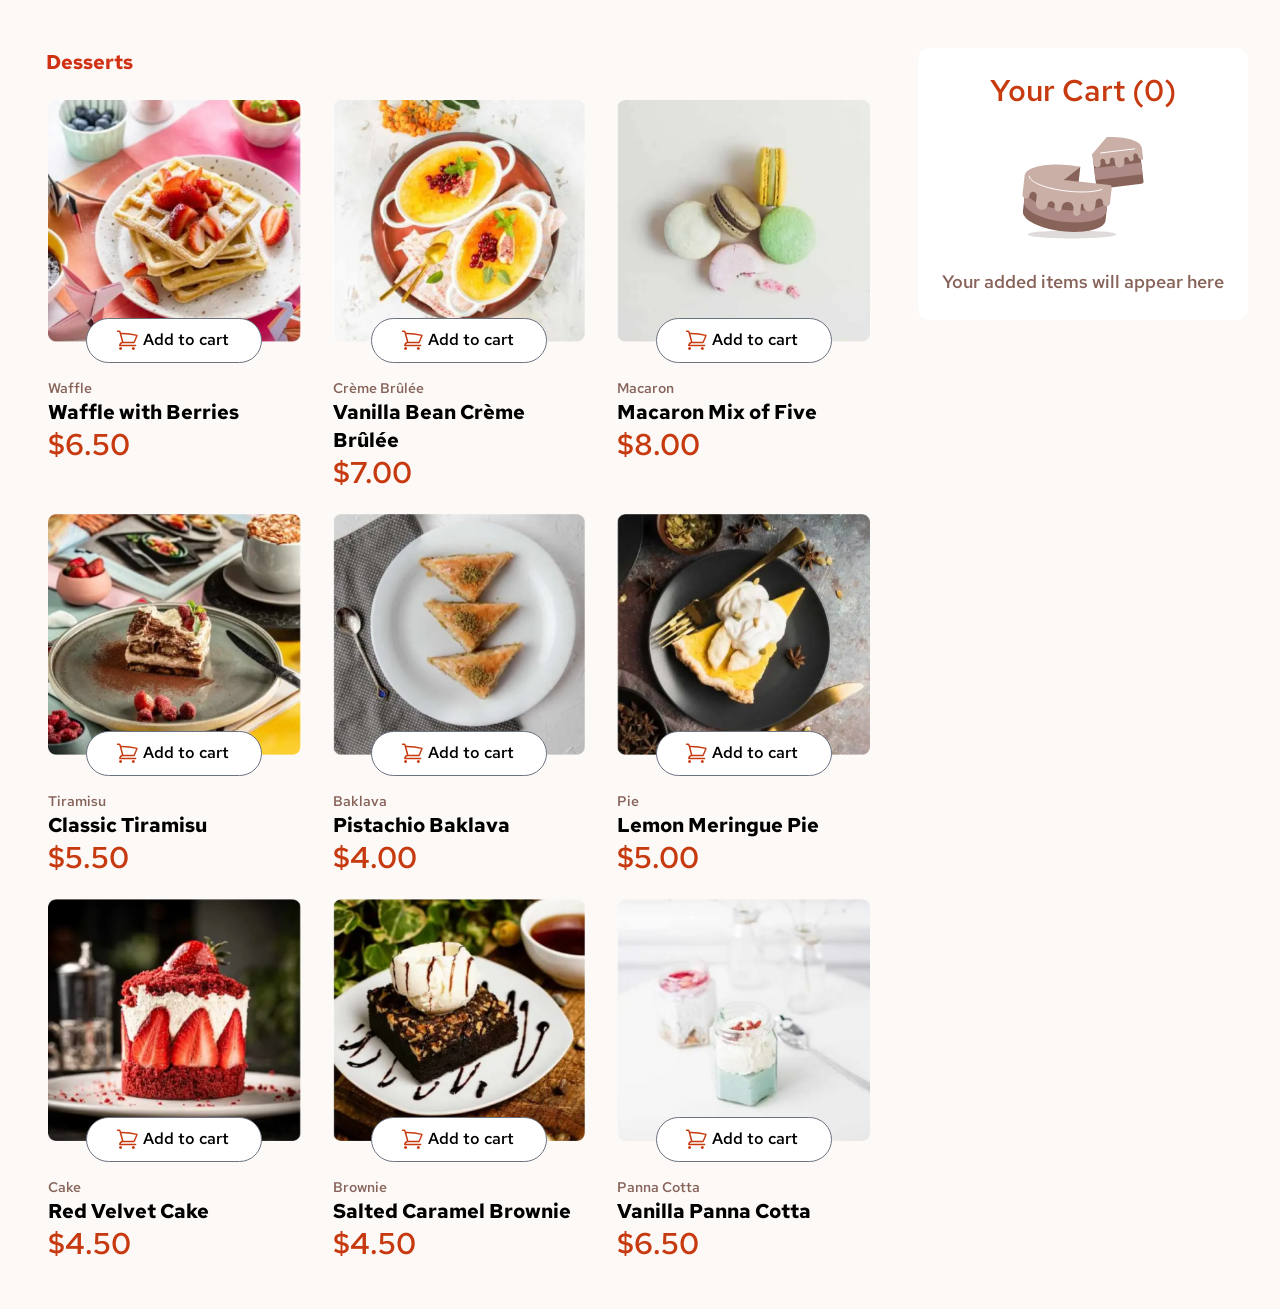
<file: index.html>
<!DOCTYPE html>
<html lang="en">

<head>
    <meta charset="UTF-8">
    <meta name="viewport" content="width=device-width, initial-scale=1.0">
    <title>Dessert</title>

    <!-- links -->

    <!-- link-css -->
    <link rel="stylesheet" href="./css/style.css">

    <!-- link-font -->
    <link rel="stylesheet" href="./fonts/red-hat-text/stylesheet.css">
</head>

<body class="body">

    <div class="overlay"></div>

    <!-- عندما نضغط على confirm للتاكيد -->
    <!-- button-j.s -->
    <div class="card-js">

        <svg xmlns="http://www.w3.org/2000/svg" width="27" height="27" viewBox="0 0 27 27" fill="none">
            <path
                d="M9.49951 14.8058L12.4995 17.8058L17.4995 10.8058M25.4995 13.8058C25.4995 15.3816 25.1891 16.9421 24.5861 18.398C23.983 19.8539 23.0991 21.1768 21.9848 22.2911C20.8705 23.4054 19.5476 24.2893 18.0917 24.8923C16.6358 25.4954 15.0754 25.8058 13.4995 25.8058C11.9236 25.8058 10.3632 25.4954 8.90731 24.8923C7.4514 24.2893 6.12853 23.4054 5.01423 22.2911C3.89993 21.1768 3.01601 19.8539 2.41296 18.398C1.8099 16.9421 1.49951 15.3816 1.49951 13.8058C1.49951 10.6232 2.76379 7.57094 5.01423 5.3205C7.26467 3.07007 10.3169 1.80579 13.4995 1.80579C16.6821 1.80579 19.7344 3.07007 21.9848 5.3205C24.2352 7.57094 25.4995 10.6232 25.4995 13.8058Z"
                stroke="#00A378" stroke-width="2" stroke-linecap="round" stroke-linejoin="round" />
        </svg>

        <h2 class="h2-added">order confirmed</h2>

        <h6 class="h6-hope">we hope you enjoy food!</h6>

        <div class="popup-container">
            <!-- <div>
                <img src="./img/macaron-js.svg" alt="">

                <h6 class="h6-order">
                    Macaron Mix of Five <br>
                    <span class="bold">1×</span>
                    <span class="calc">$8.00</span>
                </h6>
            </div>

            <span class="calc coor-span">$7.00</span> -->
        </div>

        <button class="now-order">start new order</button>

    </div>

    <!-- Hero-section -->
    <section class="sec">
        <div class="flex-sec">

            <!-- card -->
            <div class="card">
                <h2 class="h2-head">Desserts</h2>

                <div class="colms">

                    <div class="rows">
                        <div class="col-4-lg col-6-md col-12">
                            <div class="img-relative">
                                <img src="./img/waffil.png" alt="waffil">

                                <button class="btn-cart" id="click">
                                    <svg xmlns="http://www.w3.org/2000/svg" width="25" height="25" viewBox="0 0 25 25"
                                        fill="none">
                                        <path
                                            d="M2.58008 3.27002H3.96608C4.47608 3.27002 4.92108 3.61302 5.05308 4.10502L5.43608 5.54202M5.43608 5.54202C11.0067 5.38591 16.572 6.00517 21.9721 7.38202C21.1481 9.83602 20.1691 12.22 19.0481 14.52H7.83008M5.43608 5.54202L7.83008 14.52M7.83008 14.52C7.03443 14.52 6.27137 14.8361 5.70876 15.3987C5.14615 15.9613 4.83008 16.7244 4.83008 17.52H20.5801M6.33008 20.52C6.33008 20.7189 6.25106 20.9097 6.11041 21.0504C5.96976 21.191 5.77899 21.27 5.58008 21.27C5.38117 21.27 5.1904 21.191 5.04975 21.0504C4.9091 20.9097 4.83008 20.7189 4.83008 20.52C4.83008 20.3211 4.9091 20.1303 5.04975 19.9897C5.1904 19.849 5.38117 19.77 5.58008 19.77C5.77899 19.77 5.96976 19.849 6.11041 19.9897C6.25106 20.1303 6.33008 20.3211 6.33008 20.52ZM19.0801 20.52C19.0801 20.7189 19.0011 20.9097 18.8604 21.0504C18.7198 21.191 18.529 21.27 18.3301 21.27C18.1312 21.27 17.9404 21.191 17.7997 21.0504C17.6591 20.9097 17.5801 20.7189 17.5801 20.52C17.5801 20.3211 17.6591 20.1303 17.7997 19.9897C17.9404 19.849 18.1312 19.77 18.3301 19.77C18.529 19.77 18.7198 19.849 18.8604 19.9897C19.0011 20.1303 19.0801 20.3211 19.0801 20.52Z"
                                            stroke="#C73A0F" stroke-width="1.5" stroke-linecap="round"
                                            stroke-linejoin="round" />
                                    </svg>

                                    Add to cart
                                </button>

                                <!-- alright-js -->
                                <div class="alright"><img src="./img/alright.svg" alt=""></div>

                                <!-- j.s -->
                                <div class="abslt-add">
                                    <button class="minus">
                                        <svg xmlns="http://www.w3.org/2000/svg" width="24" height="24"
                                            viewBox="0 0 24 24" fill="none">
                                            <path
                                                d="M15 12H9M21 12C21 13.1819 20.7672 14.3522 20.3149 15.4442C19.8626 16.5361 19.1997 17.5282 18.364 18.364C17.5282 19.1997 16.5361 19.8626 15.4442 20.3149C14.3522 20.7672 13.1819 21 12 21C10.8181 21 9.64778 20.7672 8.55585 20.3149C7.46392 19.8626 6.47177 19.1997 5.63604 18.364C4.80031 17.5282 4.13738 16.5361 3.68508 15.4442C3.23279 14.3522 3 13.1819 3 12C3 9.61305 3.94821 7.32387 5.63604 5.63604C7.32387 3.94821 9.61305 3 12 3C14.3869 3 16.6761 3.94821 18.364 5.63604C20.0518 7.32387 21 9.61305 21 12Z"
                                                stroke="white" stroke-width="1.5" stroke-linecap="round"
                                                stroke-linejoin="round" />
                                        </svg>
                                    </button>

                                    <input class="no-spinner" type="number" readonly value="1" min="1">

                                    <button class="plus">
                                        <svg xmlns="http://www.w3.org/2000/svg" width="24" height="24"
                                            viewBox="0 0 24 24" fill="none">
                                            <path
                                                d="M12 9V15M15 12H9M21 12C21 13.1819 20.7672 14.3522 20.3149 15.4442C19.8626 16.5361 19.1997 17.5282 18.364 18.364C17.5282 19.1997 16.5361 19.8626 15.4442 20.3149C14.3522 20.7672 13.1819 21 12 21C10.8181 21 9.64778 20.7672 8.55585 20.3149C7.46392 19.8626 6.47177 19.1997 5.63604 18.364C4.80031 17.5282 4.13738 16.5361 3.68508 15.4442C3.23279 14.3522 3 13.1819 3 12C3 9.61305 3.94821 7.32387 5.63604 5.63604C7.32387 3.94821 9.61305 3 12 3C14.3869 3 16.6761 3.94821 18.364 5.63604C20.0518 7.32387 21 9.61305 21 12Z"
                                                stroke="white" stroke-width="1.5" stroke-linecap="round"
                                                stroke-linejoin="round" />
                                        </svg>
                                    </button>
                                </div>
                            </div>

                            <div class="detelse">
                                <span class="name-food">Waffle</span>

                                <h6 class="full-name">Waffle with Berries</h6>

                                <span class="price">$6.50</span>
                            </div>
                        </div>

                        <div class="col-4-lg col-6-md col-12">
                            <div class="img-relative">
                                <img src="./img/vanella-cream.png" alt="vanella-cream">

                                <button class="btn-cart">
                                    <svg xmlns="http://www.w3.org/2000/svg" width="25" height="25" viewBox="0 0 25 25"
                                        fill="none">
                                        <path
                                            d="M2.58008 3.27002H3.96608C4.47608 3.27002 4.92108 3.61302 5.05308 4.10502L5.43608 5.54202M5.43608 5.54202C11.0067 5.38591 16.572 6.00517 21.9721 7.38202C21.1481 9.83602 20.1691 12.22 19.0481 14.52H7.83008M5.43608 5.54202L7.83008 14.52M7.83008 14.52C7.03443 14.52 6.27137 14.8361 5.70876 15.3987C5.14615 15.9613 4.83008 16.7244 4.83008 17.52H20.5801M6.33008 20.52C6.33008 20.7189 6.25106 20.9097 6.11041 21.0504C5.96976 21.191 5.77899 21.27 5.58008 21.27C5.38117 21.27 5.1904 21.191 5.04975 21.0504C4.9091 20.9097 4.83008 20.7189 4.83008 20.52C4.83008 20.3211 4.9091 20.1303 5.04975 19.9897C5.1904 19.849 5.38117 19.77 5.58008 19.77C5.77899 19.77 5.96976 19.849 6.11041 19.9897C6.25106 20.1303 6.33008 20.3211 6.33008 20.52ZM19.0801 20.52C19.0801 20.7189 19.0011 20.9097 18.8604 21.0504C18.7198 21.191 18.529 21.27 18.3301 21.27C18.1312 21.27 17.9404 21.191 17.7997 21.0504C17.6591 20.9097 17.5801 20.7189 17.5801 20.52C17.5801 20.3211 17.6591 20.1303 17.7997 19.9897C17.9404 19.849 18.1312 19.77 18.3301 19.77C18.529 19.77 18.7198 19.849 18.8604 19.9897C19.0011 20.1303 19.0801 20.3211 19.0801 20.52Z"
                                            stroke="#C73A0F" stroke-width="1.5" stroke-linecap="round"
                                            stroke-linejoin="round" />
                                    </svg>

                                    Add to cart
                                </button>

                                <!-- alright-js -->
                                <div class="alright"><img src="./img/alright.svg" alt=""></div>

                                <div class="abslt-add">
                                    <button class="minus">
                                        <svg xmlns="http://www.w3.org/2000/svg" width="24" height="24"
                                            viewBox="0 0 24 24" fill="none">
                                            <path
                                                d="M15 12H9M21 12C21 13.1819 20.7672 14.3522 20.3149 15.4442C19.8626 16.5361 19.1997 17.5282 18.364 18.364C17.5282 19.1997 16.5361 19.8626 15.4442 20.3149C14.3522 20.7672 13.1819 21 12 21C10.8181 21 9.64778 20.7672 8.55585 20.3149C7.46392 19.8626 6.47177 19.1997 5.63604 18.364C4.80031 17.5282 4.13738 16.5361 3.68508 15.4442C3.23279 14.3522 3 13.1819 3 12C3 9.61305 3.94821 7.32387 5.63604 5.63604C7.32387 3.94821 9.61305 3 12 3C14.3869 3 16.6761 3.94821 18.364 5.63604C20.0518 7.32387 21 9.61305 21 12Z"
                                                stroke="white" stroke-width="1.5" stroke-linecap="round"
                                                stroke-linejoin="round" />
                                        </svg>
                                    </button>

                                    <input class="no-spinner" type="number" readonly value="1" min="1">

                                    <button class="plus">
                                        <svg xmlns="http://www.w3.org/2000/svg" width="24" height="24"
                                            viewBox="0 0 24 24" fill="none">
                                            <path
                                                d="M12 9V15M15 12H9M21 12C21 13.1819 20.7672 14.3522 20.3149 15.4442C19.8626 16.5361 19.1997 17.5282 18.364 18.364C17.5282 19.1997 16.5361 19.8626 15.4442 20.3149C14.3522 20.7672 13.1819 21 12 21C10.8181 21 9.64778 20.7672 8.55585 20.3149C7.46392 19.8626 6.47177 19.1997 5.63604 18.364C4.80031 17.5282 4.13738 16.5361 3.68508 15.4442C3.23279 14.3522 3 13.1819 3 12C3 9.61305 3.94821 7.32387 5.63604 5.63604C7.32387 3.94821 9.61305 3 12 3C14.3869 3 16.6761 3.94821 18.364 5.63604C20.0518 7.32387 21 9.61305 21 12Z"
                                                stroke="white" stroke-width="1.5" stroke-linecap="round"
                                                stroke-linejoin="round" />
                                        </svg>
                                    </button>
                                </div>
                            </div>

                            <div class="detelse">
                                <span class="name-food">Crème Brûlée</span>

                                <h6 class="full-name">Vanilla Bean Crème Brûlée</h6>

                                <span class="price">$7.00</span>
                            </div>
                        </div>

                        <div class="col-4-lg col-6-md col-12">
                            <div class="img-relative">
                                <img src="./img/macaron.png" alt="macaron">

                                <button class="btn-cart" id="click">
                                    <svg xmlns="http://www.w3.org/2000/svg" width="25" height="25" viewBox="0 0 25 25"
                                        fill="none">
                                        <path
                                            d="M2.58008 3.27002H3.96608C4.47608 3.27002 4.92108 3.61302 5.05308 4.10502L5.43608 5.54202M5.43608 5.54202C11.0067 5.38591 16.572 6.00517 21.9721 7.38202C21.1481 9.83602 20.1691 12.22 19.0481 14.52H7.83008M5.43608 5.54202L7.83008 14.52M7.83008 14.52C7.03443 14.52 6.27137 14.8361 5.70876 15.3987C5.14615 15.9613 4.83008 16.7244 4.83008 17.52H20.5801M6.33008 20.52C6.33008 20.7189 6.25106 20.9097 6.11041 21.0504C5.96976 21.191 5.77899 21.27 5.58008 21.27C5.38117 21.27 5.1904 21.191 5.04975 21.0504C4.9091 20.9097 4.83008 20.7189 4.83008 20.52C4.83008 20.3211 4.9091 20.1303 5.04975 19.9897C5.1904 19.849 5.38117 19.77 5.58008 19.77C5.77899 19.77 5.96976 19.849 6.11041 19.9897C6.25106 20.1303 6.33008 20.3211 6.33008 20.52ZM19.0801 20.52C19.0801 20.7189 19.0011 20.9097 18.8604 21.0504C18.7198 21.191 18.529 21.27 18.3301 21.27C18.1312 21.27 17.9404 21.191 17.7997 21.0504C17.6591 20.9097 17.5801 20.7189 17.5801 20.52C17.5801 20.3211 17.6591 20.1303 17.7997 19.9897C17.9404 19.849 18.1312 19.77 18.3301 19.77C18.529 19.77 18.7198 19.849 18.8604 19.9897C19.0011 20.1303 19.0801 20.3211 19.0801 20.52Z"
                                            stroke="#C73A0F" stroke-width="1.5" stroke-linecap="round"
                                            stroke-linejoin="round" />
                                    </svg>

                                    Add to cart
                                </button>

                                <!-- alright-js -->
                                <div class="alright"><img src="./img/alright.svg" alt=""></div>

                                <div class="abslt-add">
                                    <button class="minus">
                                        <svg xmlns="http://www.w3.org/2000/svg" width="24" height="24"
                                            viewBox="0 0 24 24" fill="none">
                                            <path
                                                d="M15 12H9M21 12C21 13.1819 20.7672 14.3522 20.3149 15.4442C19.8626 16.5361 19.1997 17.5282 18.364 18.364C17.5282 19.1997 16.5361 19.8626 15.4442 20.3149C14.3522 20.7672 13.1819 21 12 21C10.8181 21 9.64778 20.7672 8.55585 20.3149C7.46392 19.8626 6.47177 19.1997 5.63604 18.364C4.80031 17.5282 4.13738 16.5361 3.68508 15.4442C3.23279 14.3522 3 13.1819 3 12C3 9.61305 3.94821 7.32387 5.63604 5.63604C7.32387 3.94821 9.61305 3 12 3C14.3869 3 16.6761 3.94821 18.364 5.63604C20.0518 7.32387 21 9.61305 21 12Z"
                                                stroke="white" stroke-width="1.5" stroke-linecap="round"
                                                stroke-linejoin="round" />
                                        </svg>
                                    </button>

                                    <input class="no-spinner" type="number" readonly value="1" min="1">

                                    <button class="plus">
                                        <svg xmlns="http://www.w3.org/2000/svg" width="24" height="24"
                                            viewBox="0 0 24 24" fill="none">
                                            <path
                                                d="M12 9V15M15 12H9M21 12C21 13.1819 20.7672 14.3522 20.3149 15.4442C19.8626 16.5361 19.1997 17.5282 18.364 18.364C17.5282 19.1997 16.5361 19.8626 15.4442 20.3149C14.3522 20.7672 13.1819 21 12 21C10.8181 21 9.64778 20.7672 8.55585 20.3149C7.46392 19.8626 6.47177 19.1997 5.63604 18.364C4.80031 17.5282 4.13738 16.5361 3.68508 15.4442C3.23279 14.3522 3 13.1819 3 12C3 9.61305 3.94821 7.32387 5.63604 5.63604C7.32387 3.94821 9.61305 3 12 3C14.3869 3 16.6761 3.94821 18.364 5.63604C20.0518 7.32387 21 9.61305 21 12Z"
                                                stroke="white" stroke-width="1.5" stroke-linecap="round"
                                                stroke-linejoin="round" />
                                        </svg>
                                    </button>
                                </div>
                            </div>

                            <div class="detelse">
                                <span class="name-food">Macaron</span>

                                <h6 class="full-name">Macaron Mix of Five</h6>

                                <span class="price">$8.00</span>
                            </div>
                        </div>

                        <div class="col-4-lg col-6-md col-12">
                            <div class="img-relative">
                                <img src="./img/classic-tiramisu.png" alt="classic-tiramisu">

                                <button class="btn-cart" id="click">
                                    <svg xmlns="http://www.w3.org/2000/svg" width="25" height="25" viewBox="0 0 25 25"
                                        fill="none">
                                        <path
                                            d="M2.58008 3.27002H3.96608C4.47608 3.27002 4.92108 3.61302 5.05308 4.10502L5.43608 5.54202M5.43608 5.54202C11.0067 5.38591 16.572 6.00517 21.9721 7.38202C21.1481 9.83602 20.1691 12.22 19.0481 14.52H7.83008M5.43608 5.54202L7.83008 14.52M7.83008 14.52C7.03443 14.52 6.27137 14.8361 5.70876 15.3987C5.14615 15.9613 4.83008 16.7244 4.83008 17.52H20.5801M6.33008 20.52C6.33008 20.7189 6.25106 20.9097 6.11041 21.0504C5.96976 21.191 5.77899 21.27 5.58008 21.27C5.38117 21.27 5.1904 21.191 5.04975 21.0504C4.9091 20.9097 4.83008 20.7189 4.83008 20.52C4.83008 20.3211 4.9091 20.1303 5.04975 19.9897C5.1904 19.849 5.38117 19.77 5.58008 19.77C5.77899 19.77 5.96976 19.849 6.11041 19.9897C6.25106 20.1303 6.33008 20.3211 6.33008 20.52ZM19.0801 20.52C19.0801 20.7189 19.0011 20.9097 18.8604 21.0504C18.7198 21.191 18.529 21.27 18.3301 21.27C18.1312 21.27 17.9404 21.191 17.7997 21.0504C17.6591 20.9097 17.5801 20.7189 17.5801 20.52C17.5801 20.3211 17.6591 20.1303 17.7997 19.9897C17.9404 19.849 18.1312 19.77 18.3301 19.77C18.529 19.77 18.7198 19.849 18.8604 19.9897C19.0011 20.1303 19.0801 20.3211 19.0801 20.52Z"
                                            stroke="#C73A0F" stroke-width="1.5" stroke-linecap="round"
                                            stroke-linejoin="round" />
                                    </svg>

                                    Add to cart
                                </button>

                                <!-- alright-js -->
                                <div class="alright"><img src="./img/alright.svg" alt=""></div>

                                <div class="abslt-add">
                                    <button class="minus">
                                        <svg xmlns="http://www.w3.org/2000/svg" width="24" height="24"
                                            viewBox="0 0 24 24" fill="none">
                                            <path
                                                d="M15 12H9M21 12C21 13.1819 20.7672 14.3522 20.3149 15.4442C19.8626 16.5361 19.1997 17.5282 18.364 18.364C17.5282 19.1997 16.5361 19.8626 15.4442 20.3149C14.3522 20.7672 13.1819 21 12 21C10.8181 21 9.64778 20.7672 8.55585 20.3149C7.46392 19.8626 6.47177 19.1997 5.63604 18.364C4.80031 17.5282 4.13738 16.5361 3.68508 15.4442C3.23279 14.3522 3 13.1819 3 12C3 9.61305 3.94821 7.32387 5.63604 5.63604C7.32387 3.94821 9.61305 3 12 3C14.3869 3 16.6761 3.94821 18.364 5.63604C20.0518 7.32387 21 9.61305 21 12Z"
                                                stroke="white" stroke-width="1.5" stroke-linecap="round"
                                                stroke-linejoin="round" />
                                        </svg>
                                    </button>

                                    <input class="no-spinner" type="number" readonly value="1" min="1">

                                    <button class="plus">
                                        <svg xmlns="http://www.w3.org/2000/svg" width="24" height="24"
                                            viewBox="0 0 24 24" fill="none">
                                            <path
                                                d="M12 9V15M15 12H9M21 12C21 13.1819 20.7672 14.3522 20.3149 15.4442C19.8626 16.5361 19.1997 17.5282 18.364 18.364C17.5282 19.1997 16.5361 19.8626 15.4442 20.3149C14.3522 20.7672 13.1819 21 12 21C10.8181 21 9.64778 20.7672 8.55585 20.3149C7.46392 19.8626 6.47177 19.1997 5.63604 18.364C4.80031 17.5282 4.13738 16.5361 3.68508 15.4442C3.23279 14.3522 3 13.1819 3 12C3 9.61305 3.94821 7.32387 5.63604 5.63604C7.32387 3.94821 9.61305 3 12 3C14.3869 3 16.6761 3.94821 18.364 5.63604C20.0518 7.32387 21 9.61305 21 12Z"
                                                stroke="white" stroke-width="1.5" stroke-linecap="round"
                                                stroke-linejoin="round" />
                                        </svg>
                                    </button>
                                </div>
                            </div>

                            <div class="detelse">
                                <span class="name-food">Tiramisu</span>

                                <h6 class="full-name">Classic Tiramisu</h6>

                                <span class="price">$5.50</span>
                            </div>
                        </div>

                        <div class="col-4-lg col-6-md col-12">
                            <div class="img-relative">
                                <img src="./img/pistachio-baklava.png" alt="pistachio-baklava">

                                <button class="btn-cart" id="click">
                                    <svg xmlns="http://www.w3.org/2000/svg" width="25" height="25" viewBox="0 0 25 25"
                                        fill="none">
                                        <path
                                            d="M2.58008 3.27002H3.96608C4.47608 3.27002 4.92108 3.61302 5.05308 4.10502L5.43608 5.54202M5.43608 5.54202C11.0067 5.38591 16.572 6.00517 21.9721 7.38202C21.1481 9.83602 20.1691 12.22 19.0481 14.52H7.83008M5.43608 5.54202L7.83008 14.52M7.83008 14.52C7.03443 14.52 6.27137 14.8361 5.70876 15.3987C5.14615 15.9613 4.83008 16.7244 4.83008 17.52H20.5801M6.33008 20.52C6.33008 20.7189 6.25106 20.9097 6.11041 21.0504C5.96976 21.191 5.77899 21.27 5.58008 21.27C5.38117 21.27 5.1904 21.191 5.04975 21.0504C4.9091 20.9097 4.83008 20.7189 4.83008 20.52C4.83008 20.3211 4.9091 20.1303 5.04975 19.9897C5.1904 19.849 5.38117 19.77 5.58008 19.77C5.77899 19.77 5.96976 19.849 6.11041 19.9897C6.25106 20.1303 6.33008 20.3211 6.33008 20.52ZM19.0801 20.52C19.0801 20.7189 19.0011 20.9097 18.8604 21.0504C18.7198 21.191 18.529 21.27 18.3301 21.27C18.1312 21.27 17.9404 21.191 17.7997 21.0504C17.6591 20.9097 17.5801 20.7189 17.5801 20.52C17.5801 20.3211 17.6591 20.1303 17.7997 19.9897C17.9404 19.849 18.1312 19.77 18.3301 19.77C18.529 19.77 18.7198 19.849 18.8604 19.9897C19.0011 20.1303 19.0801 20.3211 19.0801 20.52Z"
                                            stroke="#C73A0F" stroke-width="1.5" stroke-linecap="round"
                                            stroke-linejoin="round" />
                                    </svg>

                                    Add to cart
                                </button>

                                <!-- alright-js -->
                                <div class="alright"><img src="./img/alright.svg" alt=""></div>

                                <div class="abslt-add">
                                    <button class="minus">
                                        <svg xmlns="http://www.w3.org/2000/svg" width="24" height="24"
                                            viewBox="0 0 24 24" fill="none">
                                            <path
                                                d="M15 12H9M21 12C21 13.1819 20.7672 14.3522 20.3149 15.4442C19.8626 16.5361 19.1997 17.5282 18.364 18.364C17.5282 19.1997 16.5361 19.8626 15.4442 20.3149C14.3522 20.7672 13.1819 21 12 21C10.8181 21 9.64778 20.7672 8.55585 20.3149C7.46392 19.8626 6.47177 19.1997 5.63604 18.364C4.80031 17.5282 4.13738 16.5361 3.68508 15.4442C3.23279 14.3522 3 13.1819 3 12C3 9.61305 3.94821 7.32387 5.63604 5.63604C7.32387 3.94821 9.61305 3 12 3C14.3869 3 16.6761 3.94821 18.364 5.63604C20.0518 7.32387 21 9.61305 21 12Z"
                                                stroke="white" stroke-width="1.5" stroke-linecap="round"
                                                stroke-linejoin="round" />
                                        </svg>
                                    </button>

                                    <input class="no-spinner" type="number" readonly value="1" min="1">

                                    <button class="plus">
                                        <svg xmlns="http://www.w3.org/2000/svg" width="24" height="24"
                                            viewBox="0 0 24 24" fill="none">
                                            <path
                                                d="M12 9V15M15 12H9M21 12C21 13.1819 20.7672 14.3522 20.3149 15.4442C19.8626 16.5361 19.1997 17.5282 18.364 18.364C17.5282 19.1997 16.5361 19.8626 15.4442 20.3149C14.3522 20.7672 13.1819 21 12 21C10.8181 21 9.64778 20.7672 8.55585 20.3149C7.46392 19.8626 6.47177 19.1997 5.63604 18.364C4.80031 17.5282 4.13738 16.5361 3.68508 15.4442C3.23279 14.3522 3 13.1819 3 12C3 9.61305 3.94821 7.32387 5.63604 5.63604C7.32387 3.94821 9.61305 3 12 3C14.3869 3 16.6761 3.94821 18.364 5.63604C20.0518 7.32387 21 9.61305 21 12Z"
                                                stroke="white" stroke-width="1.5" stroke-linecap="round"
                                                stroke-linejoin="round" />
                                        </svg>
                                    </button>
                                </div>
                            </div>

                            <div class="detelse">
                                <span class="name-food">Baklava</span>

                                <h6 class="full-name">Pistachio Baklava</h6>

                                <span class="price">$4.00</span>
                            </div>
                        </div>

                        <div class="col-4-lg col-6-md col-12">
                            <div class="img-relative">
                                <img src="./img/lemon-cack.png" alt="lemon-cack">

                                <button class="btn-cart" id="click">
                                    <svg xmlns="http://www.w3.org/2000/svg" width="25" height="25" viewBox="0 0 25 25"
                                        fill="none">
                                        <path
                                            d="M2.58008 3.27002H3.96608C4.47608 3.27002 4.92108 3.61302 5.05308 4.10502L5.43608 5.54202M5.43608 5.54202C11.0067 5.38591 16.572 6.00517 21.9721 7.38202C21.1481 9.83602 20.1691 12.22 19.0481 14.52H7.83008M5.43608 5.54202L7.83008 14.52M7.83008 14.52C7.03443 14.52 6.27137 14.8361 5.70876 15.3987C5.14615 15.9613 4.83008 16.7244 4.83008 17.52H20.5801M6.33008 20.52C6.33008 20.7189 6.25106 20.9097 6.11041 21.0504C5.96976 21.191 5.77899 21.27 5.58008 21.27C5.38117 21.27 5.1904 21.191 5.04975 21.0504C4.9091 20.9097 4.83008 20.7189 4.83008 20.52C4.83008 20.3211 4.9091 20.1303 5.04975 19.9897C5.1904 19.849 5.38117 19.77 5.58008 19.77C5.77899 19.77 5.96976 19.849 6.11041 19.9897C6.25106 20.1303 6.33008 20.3211 6.33008 20.52ZM19.0801 20.52C19.0801 20.7189 19.0011 20.9097 18.8604 21.0504C18.7198 21.191 18.529 21.27 18.3301 21.27C18.1312 21.27 17.9404 21.191 17.7997 21.0504C17.6591 20.9097 17.5801 20.7189 17.5801 20.52C17.5801 20.3211 17.6591 20.1303 17.7997 19.9897C17.9404 19.849 18.1312 19.77 18.3301 19.77C18.529 19.77 18.7198 19.849 18.8604 19.9897C19.0011 20.1303 19.0801 20.3211 19.0801 20.52Z"
                                            stroke="#C73A0F" stroke-width="1.5" stroke-linecap="round"
                                            stroke-linejoin="round" />
                                    </svg>

                                    Add to cart
                                </button>

                                <!-- alright-js -->
                                <div class="alright"><img src="./img/alright.svg" alt=""></div>

                                <div class="abslt-add">
                                    <button class="minus">
                                        <svg xmlns="http://www.w3.org/2000/svg" width="24" height="24"
                                            viewBox="0 0 24 24" fill="none">
                                            <path
                                                d="M15 12H9M21 12C21 13.1819 20.7672 14.3522 20.3149 15.4442C19.8626 16.5361 19.1997 17.5282 18.364 18.364C17.5282 19.1997 16.5361 19.8626 15.4442 20.3149C14.3522 20.7672 13.1819 21 12 21C10.8181 21 9.64778 20.7672 8.55585 20.3149C7.46392 19.8626 6.47177 19.1997 5.63604 18.364C4.80031 17.5282 4.13738 16.5361 3.68508 15.4442C3.23279 14.3522 3 13.1819 3 12C3 9.61305 3.94821 7.32387 5.63604 5.63604C7.32387 3.94821 9.61305 3 12 3C14.3869 3 16.6761 3.94821 18.364 5.63604C20.0518 7.32387 21 9.61305 21 12Z"
                                                stroke="white" stroke-width="1.5" stroke-linecap="round"
                                                stroke-linejoin="round" />
                                        </svg>
                                    </button>

                                    <input class="no-spinner" type="number" readonly value="1" min="1">

                                    <button class="plus">
                                        <svg xmlns="http://www.w3.org/2000/svg" width="24" height="24"
                                            viewBox="0 0 24 24" fill="none">
                                            <path
                                                d="M12 9V15M15 12H9M21 12C21 13.1819 20.7672 14.3522 20.3149 15.4442C19.8626 16.5361 19.1997 17.5282 18.364 18.364C17.5282 19.1997 16.5361 19.8626 15.4442 20.3149C14.3522 20.7672 13.1819 21 12 21C10.8181 21 9.64778 20.7672 8.55585 20.3149C7.46392 19.8626 6.47177 19.1997 5.63604 18.364C4.80031 17.5282 4.13738 16.5361 3.68508 15.4442C3.23279 14.3522 3 13.1819 3 12C3 9.61305 3.94821 7.32387 5.63604 5.63604C7.32387 3.94821 9.61305 3 12 3C14.3869 3 16.6761 3.94821 18.364 5.63604C20.0518 7.32387 21 9.61305 21 12Z"
                                                stroke="white" stroke-width="1.5" stroke-linecap="round"
                                                stroke-linejoin="round" />
                                        </svg>
                                    </button>
                                </div>
                            </div>

                            <div class="detelse">
                                <span class="name-food">Pie</span>

                                <h6 class="full-name">Lemon Meringue Pie</h6>

                                <span class="price">$5.00</span>
                            </div>
                        </div>

                        <div class="col-4-lg col-6-md col-12">
                            <div class="img-relative">
                                <img src="./img/red-velvet-cake.png" alt="red-velvet-cake">

                                <button class="btn-cart" id="click">
                                    <svg xmlns="http://www.w3.org/2000/svg" width="25" height="25" viewBox="0 0 25 25"
                                        fill="none">
                                        <path
                                            d="M2.58008 3.27002H3.96608C4.47608 3.27002 4.92108 3.61302 5.05308 4.10502L5.43608 5.54202M5.43608 5.54202C11.0067 5.38591 16.572 6.00517 21.9721 7.38202C21.1481 9.83602 20.1691 12.22 19.0481 14.52H7.83008M5.43608 5.54202L7.83008 14.52M7.83008 14.52C7.03443 14.52 6.27137 14.8361 5.70876 15.3987C5.14615 15.9613 4.83008 16.7244 4.83008 17.52H20.5801M6.33008 20.52C6.33008 20.7189 6.25106 20.9097 6.11041 21.0504C5.96976 21.191 5.77899 21.27 5.58008 21.27C5.38117 21.27 5.1904 21.191 5.04975 21.0504C4.9091 20.9097 4.83008 20.7189 4.83008 20.52C4.83008 20.3211 4.9091 20.1303 5.04975 19.9897C5.1904 19.849 5.38117 19.77 5.58008 19.77C5.77899 19.77 5.96976 19.849 6.11041 19.9897C6.25106 20.1303 6.33008 20.3211 6.33008 20.52ZM19.0801 20.52C19.0801 20.7189 19.0011 20.9097 18.8604 21.0504C18.7198 21.191 18.529 21.27 18.3301 21.27C18.1312 21.27 17.9404 21.191 17.7997 21.0504C17.6591 20.9097 17.5801 20.7189 17.5801 20.52C17.5801 20.3211 17.6591 20.1303 17.7997 19.9897C17.9404 19.849 18.1312 19.77 18.3301 19.77C18.529 19.77 18.7198 19.849 18.8604 19.9897C19.0011 20.1303 19.0801 20.3211 19.0801 20.52Z"
                                            stroke="#C73A0F" stroke-width="1.5" stroke-linecap="round"
                                            stroke-linejoin="round" />
                                    </svg>

                                    Add to cart
                                </button>

                                <!-- alright-js -->
                                <div class="alright"><img src="./img/alright.svg" alt=""></div>

                                <div class="abslt-add">
                                    <button class="minus">
                                        <svg xmlns="http://www.w3.org/2000/svg" width="24" height="24"
                                            viewBox="0 0 24 24" fill="none">
                                            <path
                                                d="M15 12H9M21 12C21 13.1819 20.7672 14.3522 20.3149 15.4442C19.8626 16.5361 19.1997 17.5282 18.364 18.364C17.5282 19.1997 16.5361 19.8626 15.4442 20.3149C14.3522 20.7672 13.1819 21 12 21C10.8181 21 9.64778 20.7672 8.55585 20.3149C7.46392 19.8626 6.47177 19.1997 5.63604 18.364C4.80031 17.5282 4.13738 16.5361 3.68508 15.4442C3.23279 14.3522 3 13.1819 3 12C3 9.61305 3.94821 7.32387 5.63604 5.63604C7.32387 3.94821 9.61305 3 12 3C14.3869 3 16.6761 3.94821 18.364 5.63604C20.0518 7.32387 21 9.61305 21 12Z"
                                                stroke="white" stroke-width="1.5" stroke-linecap="round"
                                                stroke-linejoin="round" />
                                        </svg>
                                    </button>

                                    <input class="no-spinner" type="number" readonly value="1" min="1">

                                    <button class="plus">
                                        <svg xmlns="http://www.w3.org/2000/svg" width="24" height="24"
                                            viewBox="0 0 24 24" fill="none">
                                            <path
                                                d="M12 9V15M15 12H9M21 12C21 13.1819 20.7672 14.3522 20.3149 15.4442C19.8626 16.5361 19.1997 17.5282 18.364 18.364C17.5282 19.1997 16.5361 19.8626 15.4442 20.3149C14.3522 20.7672 13.1819 21 12 21C10.8181 21 9.64778 20.7672 8.55585 20.3149C7.46392 19.8626 6.47177 19.1997 5.63604 18.364C4.80031 17.5282 4.13738 16.5361 3.68508 15.4442C3.23279 14.3522 3 13.1819 3 12C3 9.61305 3.94821 7.32387 5.63604 5.63604C7.32387 3.94821 9.61305 3 12 3C14.3869 3 16.6761 3.94821 18.364 5.63604C20.0518 7.32387 21 9.61305 21 12Z"
                                                stroke="white" stroke-width="1.5" stroke-linecap="round"
                                                stroke-linejoin="round" />
                                        </svg>
                                    </button>
                                </div>
                            </div>

                            <div class="detelse">
                                <span class="name-food">Cake</span>

                                <h6 class="full-name">Red Velvet Cake</h6>

                                <span class="price">$4.50</span>
                            </div>
                        </div>

                        <div class="col-4-lg col-6-md col-12">
                            <div class="img-relative">
                                <img src="./img/salated-caramel.png" alt="salated-caramel">

                                <button class="btn-cart" id="click">
                                    <svg xmlns="http://www.w3.org/2000/svg" width="25" height="25" viewBox="0 0 25 25"
                                        fill="none">
                                        <path
                                            d="M2.58008 3.27002H3.96608C4.47608 3.27002 4.92108 3.61302 5.05308 4.10502L5.43608 5.54202M5.43608 5.54202C11.0067 5.38591 16.572 6.00517 21.9721 7.38202C21.1481 9.83602 20.1691 12.22 19.0481 14.52H7.83008M5.43608 5.54202L7.83008 14.52M7.83008 14.52C7.03443 14.52 6.27137 14.8361 5.70876 15.3987C5.14615 15.9613 4.83008 16.7244 4.83008 17.52H20.5801M6.33008 20.52C6.33008 20.7189 6.25106 20.9097 6.11041 21.0504C5.96976 21.191 5.77899 21.27 5.58008 21.27C5.38117 21.27 5.1904 21.191 5.04975 21.0504C4.9091 20.9097 4.83008 20.7189 4.83008 20.52C4.83008 20.3211 4.9091 20.1303 5.04975 19.9897C5.1904 19.849 5.38117 19.77 5.58008 19.77C5.77899 19.77 5.96976 19.849 6.11041 19.9897C6.25106 20.1303 6.33008 20.3211 6.33008 20.52ZM19.0801 20.52C19.0801 20.7189 19.0011 20.9097 18.8604 21.0504C18.7198 21.191 18.529 21.27 18.3301 21.27C18.1312 21.27 17.9404 21.191 17.7997 21.0504C17.6591 20.9097 17.5801 20.7189 17.5801 20.52C17.5801 20.3211 17.6591 20.1303 17.7997 19.9897C17.9404 19.849 18.1312 19.77 18.3301 19.77C18.529 19.77 18.7198 19.849 18.8604 19.9897C19.0011 20.1303 19.0801 20.3211 19.0801 20.52Z"
                                            stroke="#C73A0F" stroke-width="1.5" stroke-linecap="round"
                                            stroke-linejoin="round" />
                                    </svg>

                                    Add to cart
                                </button>

                                <!-- alright-js -->
                                <div class="alright"><img src="./img/alright.svg" alt=""></div>

                                <div class="abslt-add">
                                    <button class="minus">
                                        <svg xmlns="http://www.w3.org/2000/svg" width="24" height="24"
                                            viewBox="0 0 24 24" fill="none">
                                            <path
                                                d="M15 12H9M21 12C21 13.1819 20.7672 14.3522 20.3149 15.4442C19.8626 16.5361 19.1997 17.5282 18.364 18.364C17.5282 19.1997 16.5361 19.8626 15.4442 20.3149C14.3522 20.7672 13.1819 21 12 21C10.8181 21 9.64778 20.7672 8.55585 20.3149C7.46392 19.8626 6.47177 19.1997 5.63604 18.364C4.80031 17.5282 4.13738 16.5361 3.68508 15.4442C3.23279 14.3522 3 13.1819 3 12C3 9.61305 3.94821 7.32387 5.63604 5.63604C7.32387 3.94821 9.61305 3 12 3C14.3869 3 16.6761 3.94821 18.364 5.63604C20.0518 7.32387 21 9.61305 21 12Z"
                                                stroke="white" stroke-width="1.5" stroke-linecap="round"
                                                stroke-linejoin="round" />
                                        </svg>
                                    </button>

                                    <input class="no-spinner" type="number" readonly value="1" min="1">

                                    <button class="plus">
                                        <svg xmlns="http://www.w3.org/2000/svg" width="24" height="24"
                                            viewBox="0 0 24 24" fill="none">
                                            <path
                                                d="M12 9V15M15 12H9M21 12C21 13.1819 20.7672 14.3522 20.3149 15.4442C19.8626 16.5361 19.1997 17.5282 18.364 18.364C17.5282 19.1997 16.5361 19.8626 15.4442 20.3149C14.3522 20.7672 13.1819 21 12 21C10.8181 21 9.64778 20.7672 8.55585 20.3149C7.46392 19.8626 6.47177 19.1997 5.63604 18.364C4.80031 17.5282 4.13738 16.5361 3.68508 15.4442C3.23279 14.3522 3 13.1819 3 12C3 9.61305 3.94821 7.32387 5.63604 5.63604C7.32387 3.94821 9.61305 3 12 3C14.3869 3 16.6761 3.94821 18.364 5.63604C20.0518 7.32387 21 9.61305 21 12Z"
                                                stroke="white" stroke-width="1.5" stroke-linecap="round"
                                                stroke-linejoin="round" />
                                        </svg>
                                    </button>
                                </div>
                            </div>

                            <div class="detelse">
                                <span class="name-food">Brownie</span>

                                <h6 class="full-name">Salted Caramel Brownie</h6>

                                <span class="price">$4.50</span>
                            </div>
                        </div>

                        <div class="col-4-lg col-6-md col-12">
                            <div class="img-relative">
                                <img src="./img/vanella-panna.png" alt="vanella-panna">

                                <button class="btn-cart" id="click">
                                    <svg xmlns="http://www.w3.org/2000/svg" width="25" height="25" viewBox="0 0 25 25"
                                        fill="none">
                                        <path
                                            d="M2.58008 3.27002H3.96608C4.47608 3.27002 4.92108 3.61302 5.05308 4.10502L5.43608 5.54202M5.43608 5.54202C11.0067 5.38591 16.572 6.00517 21.9721 7.38202C21.1481 9.83602 20.1691 12.22 19.0481 14.52H7.83008M5.43608 5.54202L7.83008 14.52M7.83008 14.52C7.03443 14.52 6.27137 14.8361 5.70876 15.3987C5.14615 15.9613 4.83008 16.7244 4.83008 17.52H20.5801M6.33008 20.52C6.33008 20.7189 6.25106 20.9097 6.11041 21.0504C5.96976 21.191 5.77899 21.27 5.58008 21.27C5.38117 21.27 5.1904 21.191 5.04975 21.0504C4.9091 20.9097 4.83008 20.7189 4.83008 20.52C4.83008 20.3211 4.9091 20.1303 5.04975 19.9897C5.1904 19.849 5.38117 19.77 5.58008 19.77C5.77899 19.77 5.96976 19.849 6.11041 19.9897C6.25106 20.1303 6.33008 20.3211 6.33008 20.52ZM19.0801 20.52C19.0801 20.7189 19.0011 20.9097 18.8604 21.0504C18.7198 21.191 18.529 21.27 18.3301 21.27C18.1312 21.27 17.9404 21.191 17.7997 21.0504C17.6591 20.9097 17.5801 20.7189 17.5801 20.52C17.5801 20.3211 17.6591 20.1303 17.7997 19.9897C17.9404 19.849 18.1312 19.77 18.3301 19.77C18.529 19.77 18.7198 19.849 18.8604 19.9897C19.0011 20.1303 19.0801 20.3211 19.0801 20.52Z"
                                            stroke="#C73A0F" stroke-width="1.5" stroke-linecap="round"
                                            stroke-linejoin="round" />
                                    </svg>

                                    Add to cart
                                </button>

                                <!-- alright-js -->
                                <div class="alright"><img src="./img/alright.svg" alt=""></div>

                                <div class="abslt-add">
                                    <button class="minus">
                                        <svg xmlns="http://www.w3.org/2000/svg" width="24" height="24"
                                            viewBox="0 0 24 24" fill="none">
                                            <path
                                                d="M15 12H9M21 12C21 13.1819 20.7672 14.3522 20.3149 15.4442C19.8626 16.5361 19.1997 17.5282 18.364 18.364C17.5282 19.1997 16.5361 19.8626 15.4442 20.3149C14.3522 20.7672 13.1819 21 12 21C10.8181 21 9.64778 20.7672 8.55585 20.3149C7.46392 19.8626 6.47177 19.1997 5.63604 18.364C4.80031 17.5282 4.13738 16.5361 3.68508 15.4442C3.23279 14.3522 3 13.1819 3 12C3 9.61305 3.94821 7.32387 5.63604 5.63604C7.32387 3.94821 9.61305 3 12 3C14.3869 3 16.6761 3.94821 18.364 5.63604C20.0518 7.32387 21 9.61305 21 12Z"
                                                stroke="white" stroke-width="1.5" stroke-linecap="round"
                                                stroke-linejoin="round" />
                                        </svg>
                                    </button>

                                    <input class="no-spinner" type="number" readonly value="1" min="1">

                                    <button class="plus">
                                        <svg xmlns="http://www.w3.org/2000/svg" width="24" height="24"
                                            viewBox="0 0 24 24" fill="none">
                                            <path
                                                d="M12 9V15M15 12H9M21 12C21 13.1819 20.7672 14.3522 20.3149 15.4442C19.8626 16.5361 19.1997 17.5282 18.364 18.364C17.5282 19.1997 16.5361 19.8626 15.4442 20.3149C14.3522 20.7672 13.1819 21 12 21C10.8181 21 9.64778 20.7672 8.55585 20.3149C7.46392 19.8626 6.47177 19.1997 5.63604 18.364C4.80031 17.5282 4.13738 16.5361 3.68508 15.4442C3.23279 14.3522 3 13.1819 3 12C3 9.61305 3.94821 7.32387 5.63604 5.63604C7.32387 3.94821 9.61305 3 12 3C14.3869 3 16.6761 3.94821 18.364 5.63604C20.0518 7.32387 21 9.61305 21 12Z"
                                                stroke="white" stroke-width="1.5" stroke-linecap="round"
                                                stroke-linejoin="round" />
                                        </svg>
                                    </button>
                                </div>
                            </div>

                            <div class="detelse">
                                <span class="name-food">Panna Cotta</span>

                                <h6 class="full-name">Vanilla Panna Cotta</h6>

                                <span class="price">$6.50</span>
                            </div>
                        </div>
                    </div>


                </div>
            </div>

            <!-- added-item-impty-->
            <div class="added-items">
                <h2 class="storage">Your Cart (0)</h2>

                <svg class="cack" xmlns="http://www.w3.org/2000/svg" width="129" height="128" viewBox="0 0 129 128"
                    fill="none">
                    <path opacity="0.15"
                        d="M8.93604 110.406C8.93604 111.467 13.572 112.485 21.823 113.235C30.075 113.985 41.267 114.406 52.936 114.406C64.606 114.406 75.797 113.985 84.049 113.235C92.3 112.485 96.936 111.467 96.936 110.406C96.936 109.345 92.3 108.328 84.049 107.578C75.797 106.828 64.606 106.406 52.936 106.406C41.266 106.406 30.075 106.828 21.823 107.578C13.572 108.328 8.93604 109.345 8.93604 110.406Z"
                        fill="#260F08" />
                    <path
                        d="M120.483 24.22L73.3359 29.98L77.6559 65.34L122.429 59.873C122.9 59.818 123.343 59.6235 123.703 59.3145C124.062 59.0056 124.321 58.5962 124.446 58.139C124.529 57.835 124.55 57.519 124.509 57.206L120.483 24.22Z"
                        fill="#87635A" />
                    <path d="M75.061 44.142L122.208 38.388L123.643 50.166L76.501 55.924L75.061 44.142Z"
                        fill="#AD8A85" />
                    <path
                        d="M86.1359 36.78C86.0498 36.1562 85.7218 35.5913 85.2229 35.207C84.724 34.8228 84.0941 34.65 83.4689 34.726C83.1588 34.7657 82.8595 34.8663 82.5882 35.0219C82.317 35.1776 82.0792 35.3853 81.8885 35.6331C81.6977 35.8809 81.5578 36.1639 81.4767 36.4659C81.3956 36.7679 81.375 37.083 81.4159 37.393L81.7089 39.74C81.7414 40.6332 81.438 41.5061 80.8586 42.1866C80.2792 42.8671 79.4659 43.3058 78.579 43.4163C77.6921 43.5268 76.796 43.3009 76.0674 42.7833C75.3388 42.2657 74.8306 41.4938 74.6429 40.62L73.3359 29.953L87.8159 13.073C107.069 12.38 121.949 16.673 122.829 23.873L124.109 34.406C124.132 34.5854 124.113 34.7675 124.053 34.9383C123.994 35.109 123.896 35.2637 123.767 35.3903C123.638 35.5169 123.481 35.6119 123.309 35.6678C123.137 35.7238 122.955 35.7393 122.776 35.713C121.792 35.5256 120.894 35.0286 120.213 34.2946C119.531 33.5606 119.103 32.628 118.989 31.633C118.911 31.0071 118.588 30.4377 118.09 30.0502C117.593 29.6627 116.961 29.4887 116.335 29.5665C115.71 29.6444 115.14 29.9676 114.753 30.4653C114.365 30.9629 114.191 31.5941 114.269 32.22L114.563 34.566C114.64 35.192 114.466 35.8228 114.079 36.321C113.691 36.818 113.122 37.1412 112.496 37.22C111.87 37.2973 111.239 37.1233 110.741 36.736C110.244 36.3483 109.921 35.7789 109.843 35.153C109.788 34.6859 109.596 34.2455 109.29 33.8879C108.985 33.5304 108.58 33.2718 108.127 33.145C107.675 33.0173 107.194 33.0267 106.747 33.1722C106.3 33.3176 105.907 33.5925 105.616 33.962C105.423 34.2071 105.28 34.488 105.195 34.7884C105.11 35.0889 105.086 35.4031 105.123 35.713L105.416 38.086C105.53 39.0198 105.365 39.9666 104.941 40.8064C104.517 41.6462 103.853 42.3412 103.034 42.8035C102.214 43.2658 101.276 43.4745 100.338 43.4032C99.3999 43.3319 98.5041 42.9838 97.7639 42.403C97.2724 42.0179 96.8614 41.5398 96.5546 40.9959C96.2479 40.4519 96.0512 39.8529 95.9759 39.233L95.5489 35.686C95.513 35.3744 95.4149 35.0731 95.2604 34.8C95.106 34.5269 94.8983 34.2876 94.6498 34.0962C94.4012 33.9047 94.1167 33.7651 93.8133 33.6856C93.5098 33.606 93.1934 33.5882 92.8829 33.633C92.2544 33.713 91.683 34.0382 91.2933 34.5379C90.9037 35.0375 90.7274 35.6709 90.8029 36.3L90.9629 37.473C91.0408 38.0989 90.8668 38.7301 90.4792 39.2278C90.0917 39.7254 89.5224 40.0487 88.8964 40.1265C88.2705 40.2044 87.6393 40.0304 87.1417 39.6428C86.6441 39.2553 86.3208 38.6859 86.2429 38.06L86.1359 36.78Z"
                        fill="#CAAFA7" />
                    <path d="M81.5759 28.966L115.763 24.806" stroke="white" stroke-width="0.974" stroke-linecap="round"
                        stroke-linejoin="round" />
                    <path
                        d="M7.95001 51.793C6.99001 60.273 24.696 69.233 47.416 71.74C70.136 74.246 89.496 69.58 90.456 61.073L86.509 96.566C85.549 105.046 66.269 109.9 43.469 107.233C20.669 104.566 2.96301 95.74 3.92301 87.18L7.95001 51.793Z"
                        fill="#87635A" />
                    <path
                        d="M6.3229 65.953C5.3629 74.406 23.0689 83.393 45.8959 85.98C68.7229 88.566 87.9489 83.793 88.9089 75.313L87.5759 87.1C86.6159 95.58 67.3359 100.433 44.5359 97.766C21.7359 95.1 4.0299 86.22 4.9899 77.74L6.3229 65.953Z"
                        fill="#AD8A85" />
                    <path
                        d="M61.3361 42.78C57.9124 42.0873 54.4601 41.5444 50.9891 41.153C26.9891 38.486 6.53611 43.046 5.65611 51.526L3.52311 70.406C3.46278 70.8738 3.4961 71.3488 3.62114 71.8036C3.74617 72.2583 3.96041 72.6837 4.2514 73.0548C4.54238 73.426 4.90429 73.7356 5.31606 73.9655C5.72782 74.1955 6.18122 74.3412 6.64985 74.3943C7.11848 74.4473 7.59298 74.4066 8.04574 74.2746C8.49849 74.1425 8.92045 73.9217 9.28705 73.625C9.65365 73.3283 9.95756 72.9616 10.1811 72.5463C10.4046 72.131 10.5433 71.6754 10.5891 71.206C10.6191 70.7225 10.7472 70.2501 10.9654 69.8176C11.1836 69.385 11.4875 69.0014 11.8586 68.6899C12.2297 68.3785 12.6602 68.1457 13.1241 68.0058C13.5879 67.8659 14.0753 67.8217 14.5567 67.876C15.0382 67.9303 15.5035 68.0819 15.9245 68.3216C16.3455 68.5613 16.7134 68.8841 17.0058 69.2704C17.2983 69.6567 17.5091 70.0984 17.6255 70.5686C17.7419 71.0389 17.7615 71.5279 17.6831 72.006L16.8831 79.1C16.7063 80.6629 17.1577 82.2321 18.1378 83.4622C19.118 84.6924 20.5467 85.4827 22.1096 85.6595C23.6725 85.8363 25.2417 85.3849 26.4718 84.4048C27.7019 83.4246 28.4923 81.9959 28.6691 80.433C28.7216 79.969 28.865 79.5199 29.0912 79.1112C29.3173 78.7026 29.6216 78.3426 29.9869 78.0516C30.3521 77.7606 30.7711 77.5445 31.2199 77.4154C31.6688 77.2864 32.1386 77.247 32.6026 77.2995C33.0666 77.352 33.5158 77.4954 33.9244 77.7216C34.333 77.9477 34.693 78.252 34.984 78.6173C35.275 78.9826 35.4912 79.4015 35.6202 79.8504C35.7493 80.2992 35.7886 80.769 35.7361 81.233L35.4691 83.58C35.3931 84.5036 35.6789 85.4206 36.2662 86.1375C36.8535 86.8544 37.6963 87.315 38.6168 87.4222C39.5373 87.5294 40.4635 87.2747 41.1998 86.712C41.9361 86.1492 42.4249 85.3224 42.5631 84.406L42.6961 83.206C42.8765 81.643 43.6703 80.2156 44.9031 79.2378C46.1359 78.2601 47.7066 77.8122 49.2696 77.9925C50.8327 78.1729 52.2601 78.9667 53.2378 80.1995C54.2155 81.4323 54.6635 83.003 54.4831 84.566L54.0831 88.086C54.0103 89.0077 54.2976 89.9218 54.8847 90.6361C55.4717 91.3504 56.3128 91.8093 57.2312 91.9164C58.1496 92.0235 59.0737 91.7704 59.8094 91.2103C60.545 90.6502 61.0349 89.8268 61.1761 88.913L62.1091 80.646C62.1736 80.3586 62.3437 80.1058 62.5858 79.938C62.8279 79.7702 63.1243 79.6995 63.4161 79.74C63.572 79.7529 63.7236 79.7975 63.8615 79.8711C63.9995 79.9448 64.1209 80.0459 64.2184 80.1682C64.3158 80.2906 64.3871 80.4316 64.428 80.5825C64.4689 80.7335 64.4785 80.8912 64.4561 81.046C64.3313 82.5857 64.8104 84.1136 65.7922 85.3062C66.774 86.4989 68.1813 87.2627 69.7163 87.4361C71.2513 87.6094 72.7936 87.1787 74.0166 86.235C75.2396 85.2913 76.0474 83.9088 76.2691 82.38L76.8031 77.66C76.9225 76.7341 77.4012 75.8923 78.1359 75.3164C78.8706 74.7404 79.8023 74.4764 80.7299 74.5814C81.6576 74.6865 82.5067 75.1521 83.094 75.8777C83.6813 76.6034 83.9597 77.5309 83.8691 78.46C83.7931 79.3836 84.0789 80.3006 84.6662 81.0175C85.2534 81.7344 86.0963 82.195 87.0168 82.3022C87.9373 82.4094 88.8635 82.1547 89.5998 81.592C90.3361 81.0292 90.8249 80.2024 90.9631 79.286L92.7491 63.74C92.7902 63.4279 92.7688 63.1108 92.6861 62.8071C92.6034 62.5034 92.4612 62.2191 92.2676 61.9709C92.074 61.7227 91.833 61.5155 91.5586 61.3614C91.2841 61.2072 90.9818 61.1092 90.6691 61.073L44.6431 55.74L61.3361 42.78Z"
                        fill="#CAAFA7" />
                    <path d="M59.656 57.66L61.336 42.78L44.509 55.953L59.656 57.66Z" fill="#87635A" />
                    <path
                        d="M10.2959 52.06C9.62893 57.926 26.5359 64.646 48.0289 67.1C62.8029 68.78 75.8959 68.006 82.8829 65.446"
                        stroke="white" stroke-width="0.974" stroke-linecap="round" stroke-linejoin="round" />
                </svg>

                <p class="place-of-added">Your added items will appear here</p>
            </div>

            <!-- added-items-j.s -->
            <div class="added-items-js">
                <h2 class="storage">Your Cart (2)</h2>

                <!-- <div class="first-order">
                    <div class="column">
                        <h6 class="vanilla">Vanilla Bean Crème Brûlée</h6>

                        <h6 class="calc"><span class="bold">1×</span>$7.00= $7.00</h6>
                    </div>

                    <button class="btn-x">
                        <svg xmlns="http://www.w3.org/2000/svg" width="28" height="29" viewBox="0 0 28 29" fill="none">
                            <path
                                d="M11.375 11.875L16.625 17.125M16.625 11.875L11.375 17.125M24.5 14.5C24.5 15.8789 24.2284 17.2443 23.7007 18.5182C23.1731 19.7921 22.3996 20.9496 21.4246 21.9246C20.4496 22.8996 19.2921 23.6731 18.0182 24.2007C16.7443 24.7284 15.3789 25 14 25C12.6211 25 11.2557 24.7284 9.98182 24.2007C8.70791 23.6731 7.55039 22.8996 6.57538 21.9246C5.60036 20.9496 4.82694 19.7921 4.29926 18.5182C3.77159 17.2443 3.5 15.8789 3.5 14.5C3.5 11.7152 4.60625 9.04451 6.57538 7.07538C8.54451 5.10625 11.2152 4 14 4C16.7848 4 19.4555 5.10625 21.4246 7.07538C23.3938 9.04451 24.5 11.7152 24.5 14.5Z"
                                stroke="black" stroke-width="1.5" stroke-linecap="round" stroke-linejoin="round" />
                        </svg>
                    </button>
                </div> -->

                <!-- <div class="first-order">
                    <div class="column">
                        <h6 class="vanilla">Macaron Mix of Five</h6>

                        <h6 class="calc"><span class="bold">1×</span>$8.00= $8.00</h6>
                    </div>

                    <button class="btn-x">
                        <svg xmlns="http://www.w3.org/2000/svg" width="28" height="29" viewBox="0 0 28 29" fill="none">
                            <path
                                d="M11.375 11.875L16.625 17.125M16.625 11.875L11.375 17.125M24.5 14.5C24.5 15.8789 24.2284 17.2443 23.7007 18.5182C23.1731 19.7921 22.3996 20.9496 21.4246 21.9246C20.4496 22.8996 19.2921 23.6731 18.0182 24.2007C16.7443 24.7284 15.3789 25 14 25C12.6211 25 11.2557 24.7284 9.98182 24.2007C8.70791 23.6731 7.55039 22.8996 6.57538 21.9246C5.60036 20.9496 4.82694 19.7921 4.29926 18.5182C3.77159 17.2443 3.5 15.8789 3.5 14.5C3.5 11.7152 4.60625 9.04451 6.57538 7.07538C8.54451 5.10625 11.2152 4 14 4C16.7848 4 19.4555 5.10625 21.4246 7.07538C23.3938 9.04451 24.5 11.7152 24.5 14.5Z"
                                stroke="black" stroke-width="1.5" stroke-linecap="round" stroke-linejoin="round" />
                        </svg>
                    </button>
                </div> -->

                <div class="end-result">
                    <h6 class="Total">Order Total</h6>

                    <span class="number">$15.00</span>
                </div>

                <div class="delivery">
                    <svg class="tree" xmlns="http://www.w3.org/2000/svg" width="26" height="24" viewBox="0 0 26 24"
                        fill="none">
                        <path
                            d="M9.99999 22.4999H7.74999V20.9999H9.99999V11.6747L7.36359 10.0919L8.13639 8.80554L10.7716 10.3871C10.9933 10.5209 11.1768 10.7096 11.3043 10.9349C11.4319 11.1602 11.4993 11.4146 11.5 11.6735V20.9999C11.5 21.3978 11.342 21.7793 11.0606 22.0606C10.7793 22.3419 10.3978 22.4999 9.99999 22.4999Z"
                            fill="#1EA575" />
                        <path
                            d="M17.5 22.5H15.25C14.8522 22.5 14.4706 22.342 14.1893 22.0607C13.908 21.7794 13.75 21.3978 13.75 21V12.75H18.25C18.6691 12.7504 19.0836 12.6629 19.4668 12.4932C19.85 12.3235 20.1934 12.0753 20.4747 11.7647C20.756 11.4541 20.9691 11.0879 21.1002 10.6898C21.2312 10.2917 21.2774 9.87061 21.2356 9.4536C21.1352 8.695 20.7588 7.99999 20.1784 7.50128C19.598 7.00257 18.8543 6.73512 18.0892 6.75H16.9012L16.7692 6.1656C16.3396 4.272 14.5228 3 12.25 3C11.3917 3.00291 10.552 3.25043 9.82941 3.71355C9.10678 4.17667 8.53115 4.83619 8.17 5.6148L7.9372 6.1152L7.2892 6.0288C7.19352 6.01298 7.09692 6.00336 7 6C6.20435 6 5.44129 6.31607 4.87868 6.87868C4.31607 7.44129 4 8.20435 4 9C4 9.79565 4.31607 10.5587 4.87868 11.1213C5.44129 11.6839 6.20435 12 7 12V13.5C5.80653 13.5 4.66193 13.0259 3.81802 12.182C2.97411 11.3381 2.5 10.1935 2.5 9C2.5 7.80653 2.97411 6.66193 3.81802 5.81802C4.66193 4.97411 5.80653 4.5 7 4.5H7.06C7.58785 3.59033 8.3447 2.83474 9.25524 2.30842C10.1658 1.78209 11.1983 1.50337 12.25 1.5C15.01 1.5 17.2684 2.9832 18.064 5.25H18.088C19.2259 5.23685 20.3286 5.64389 21.185 6.39316C22.0415 7.14243 22.5914 8.18129 22.7296 9.3108C22.7909 9.93588 22.7207 10.5669 22.5234 11.1632C22.3262 11.7595 22.0063 12.3079 21.5844 12.7731C21.1624 13.2384 20.6478 13.6101 20.0735 13.8645C19.4992 14.1188 18.8781 14.2502 18.25 14.25H15.25V21H17.5V22.5Z"
                            fill="#1EA575" />
                    </svg>

                    <h6 class="h6-card">This is a <span class="bold-dlivery">Carbon-neutral</span> delivery</h6>
                </div>

                <div class="finish">
                    <button class="Confirm">Confirm Order</button>
                </div>
            </div>
        </div>
    </section>

    <!-- link-j.s -->
    <script type="text/javascript" src="./js/app.js"></script>
    <script src="./class.js"></script>
</body>

</html>
</file>
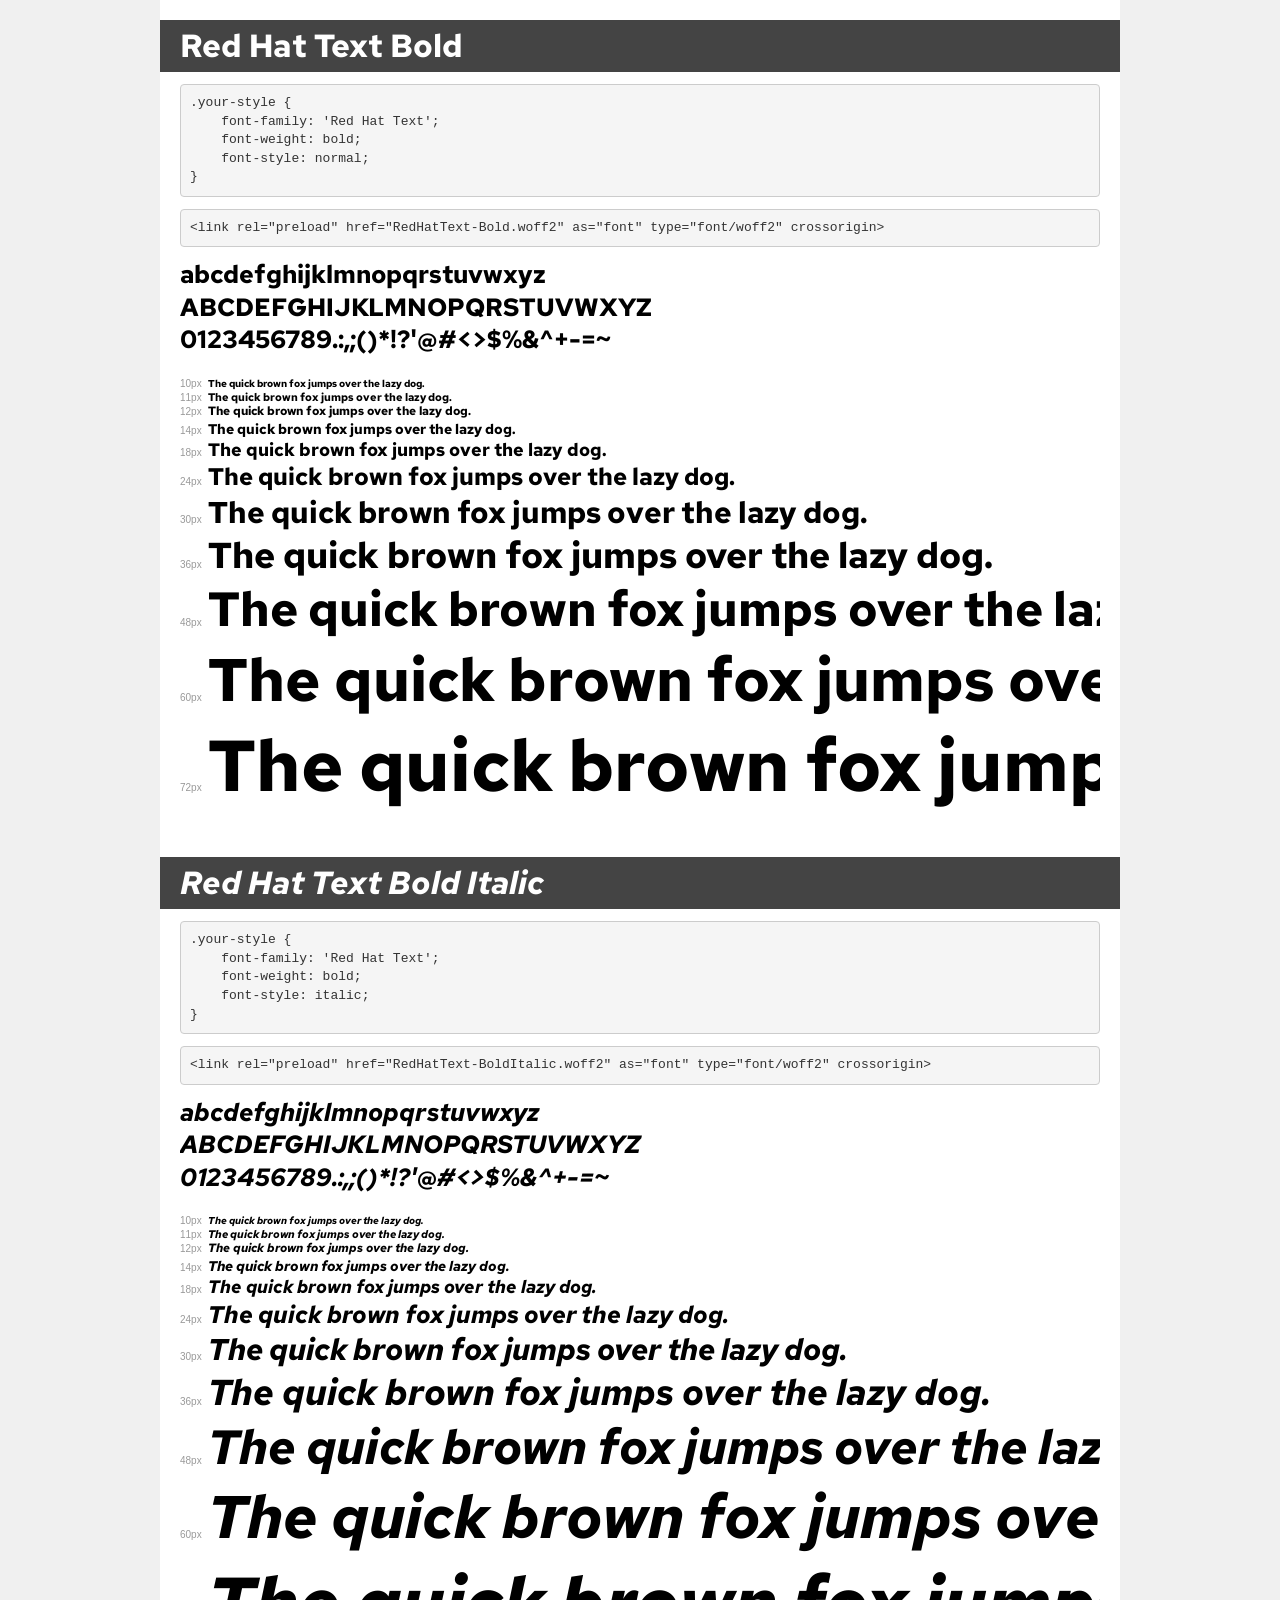
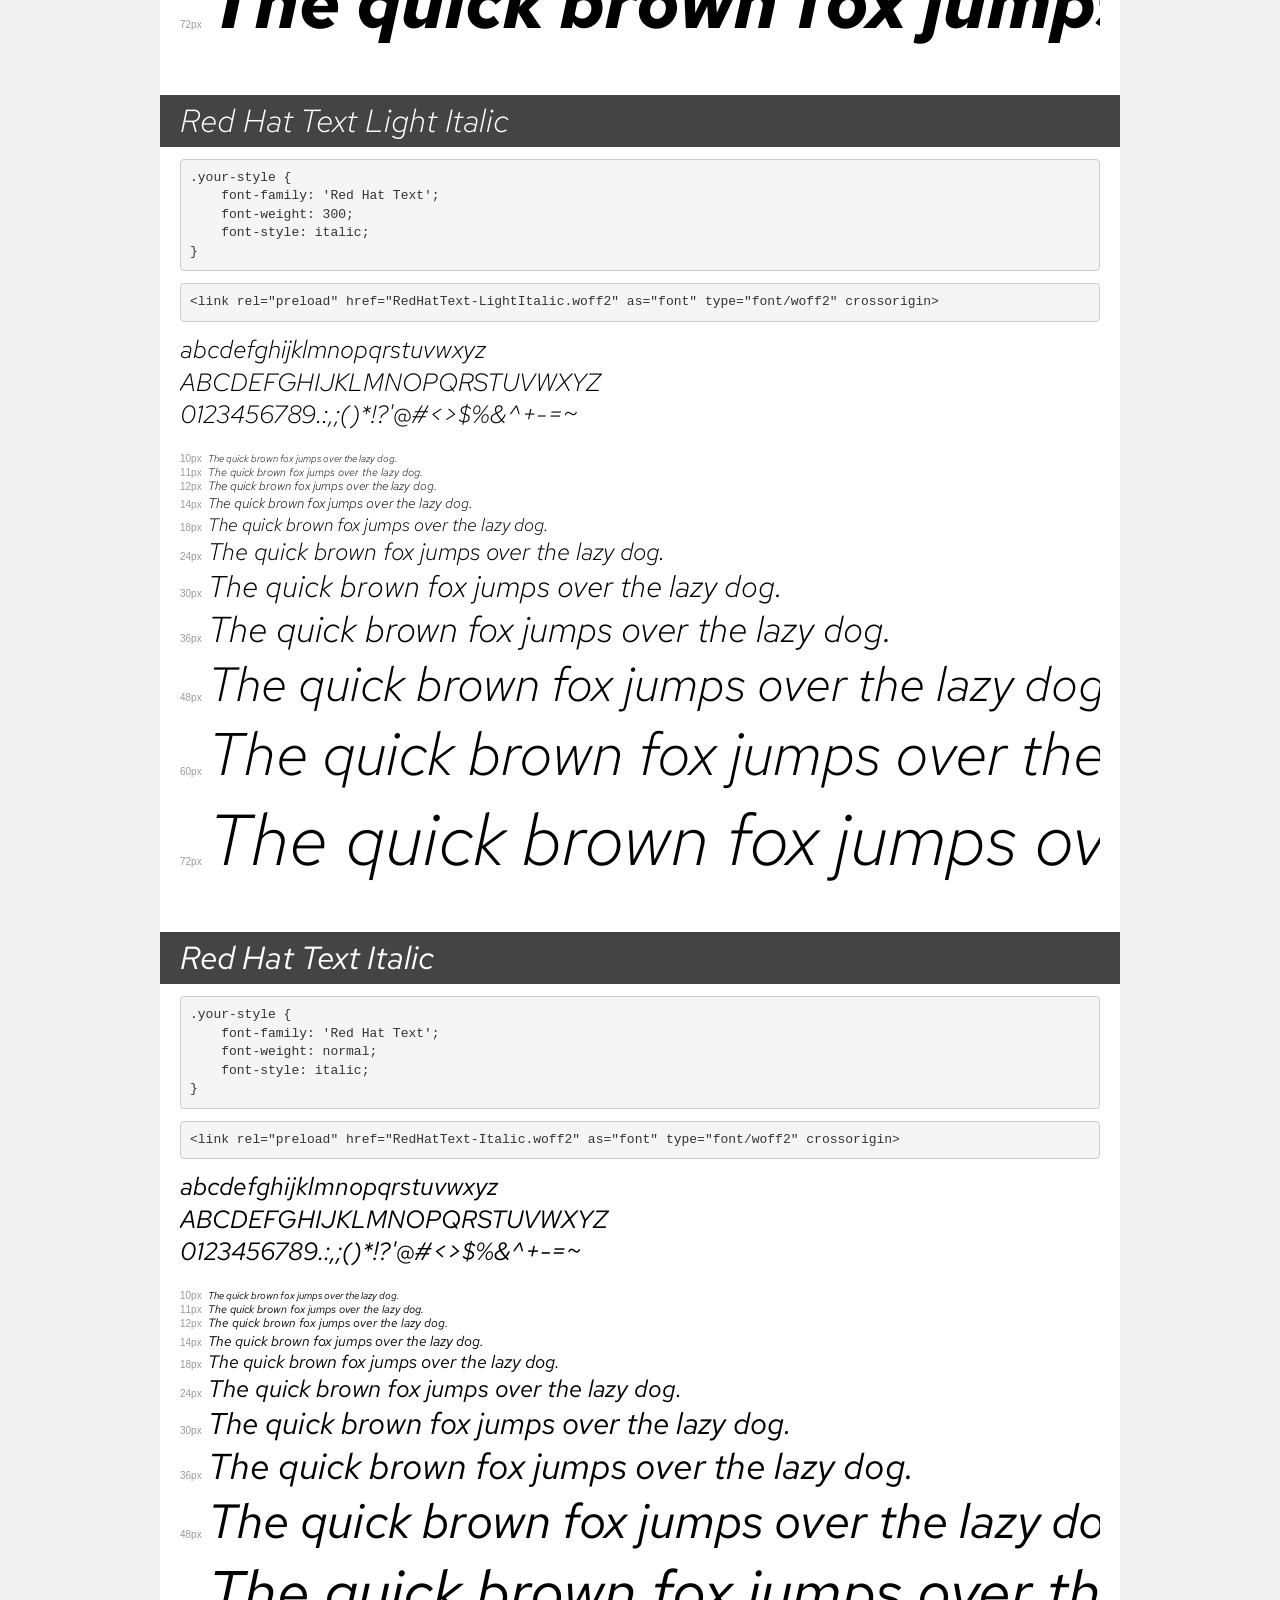
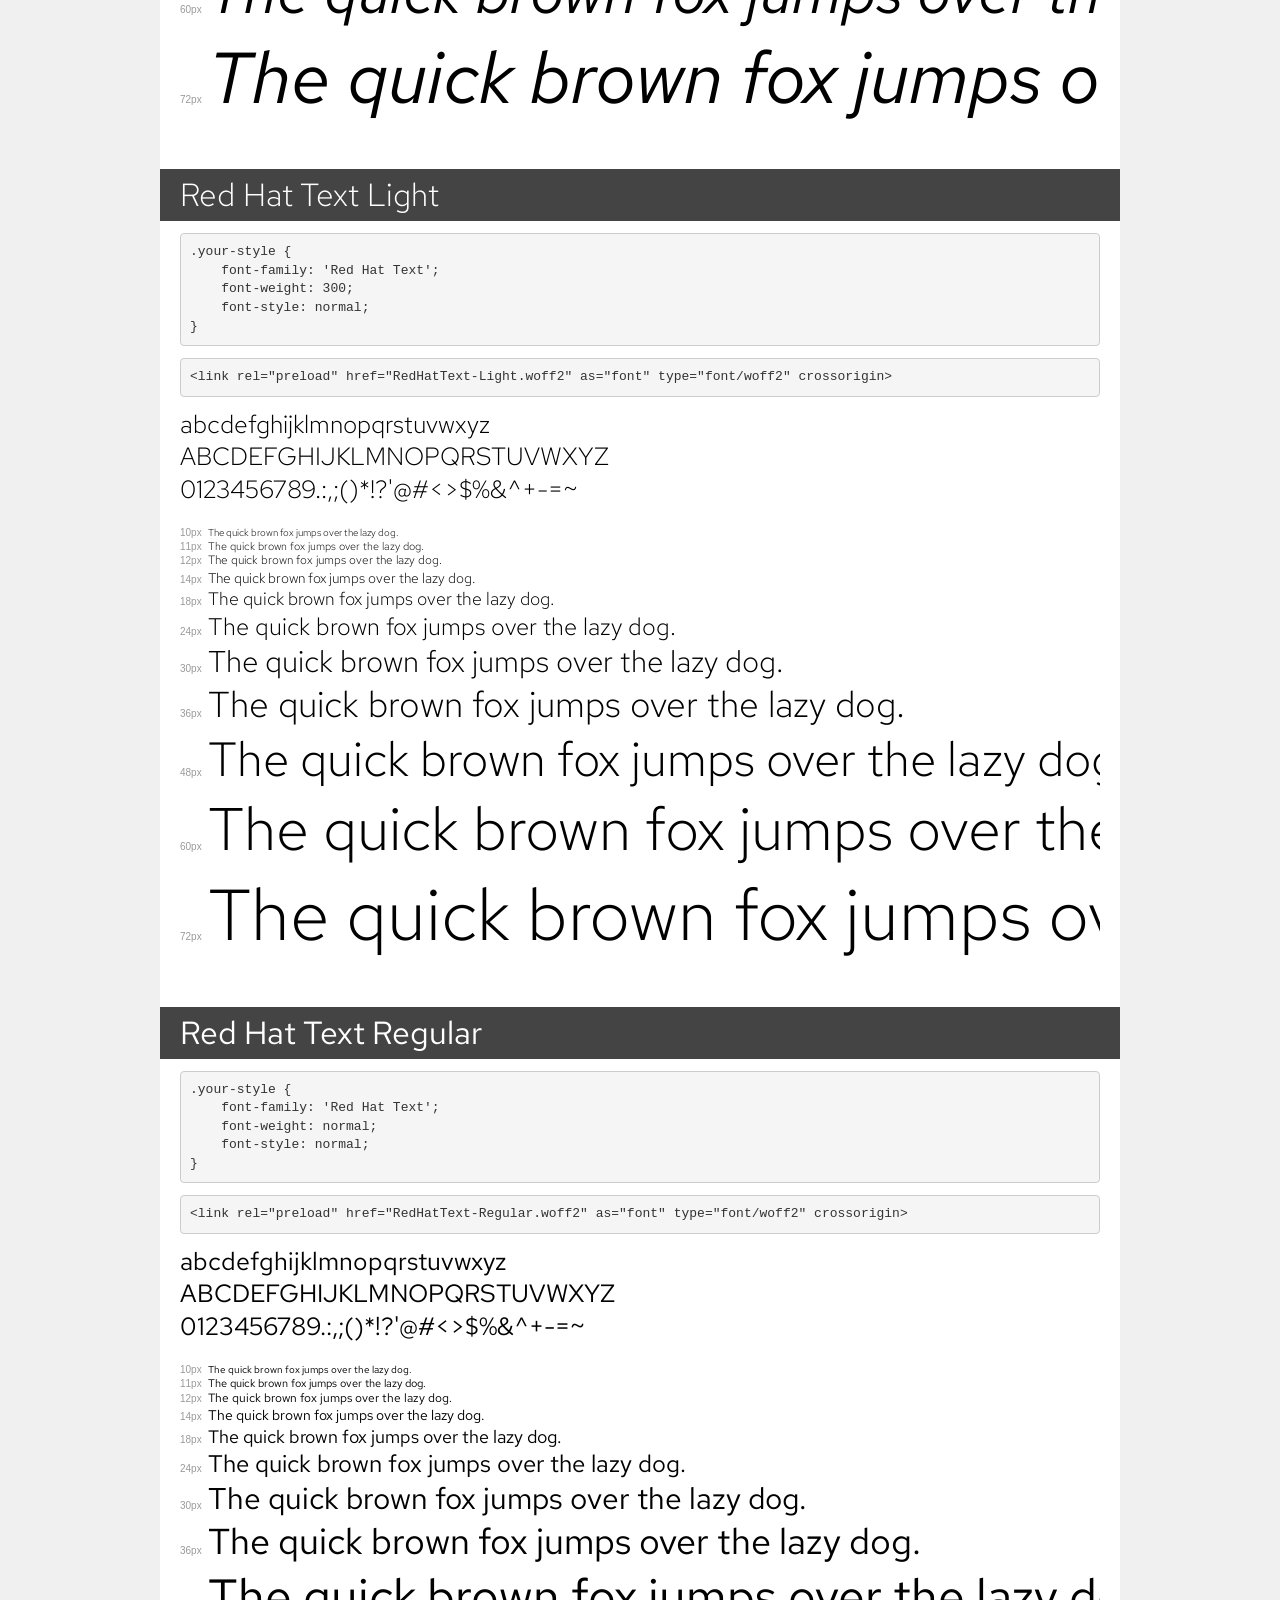
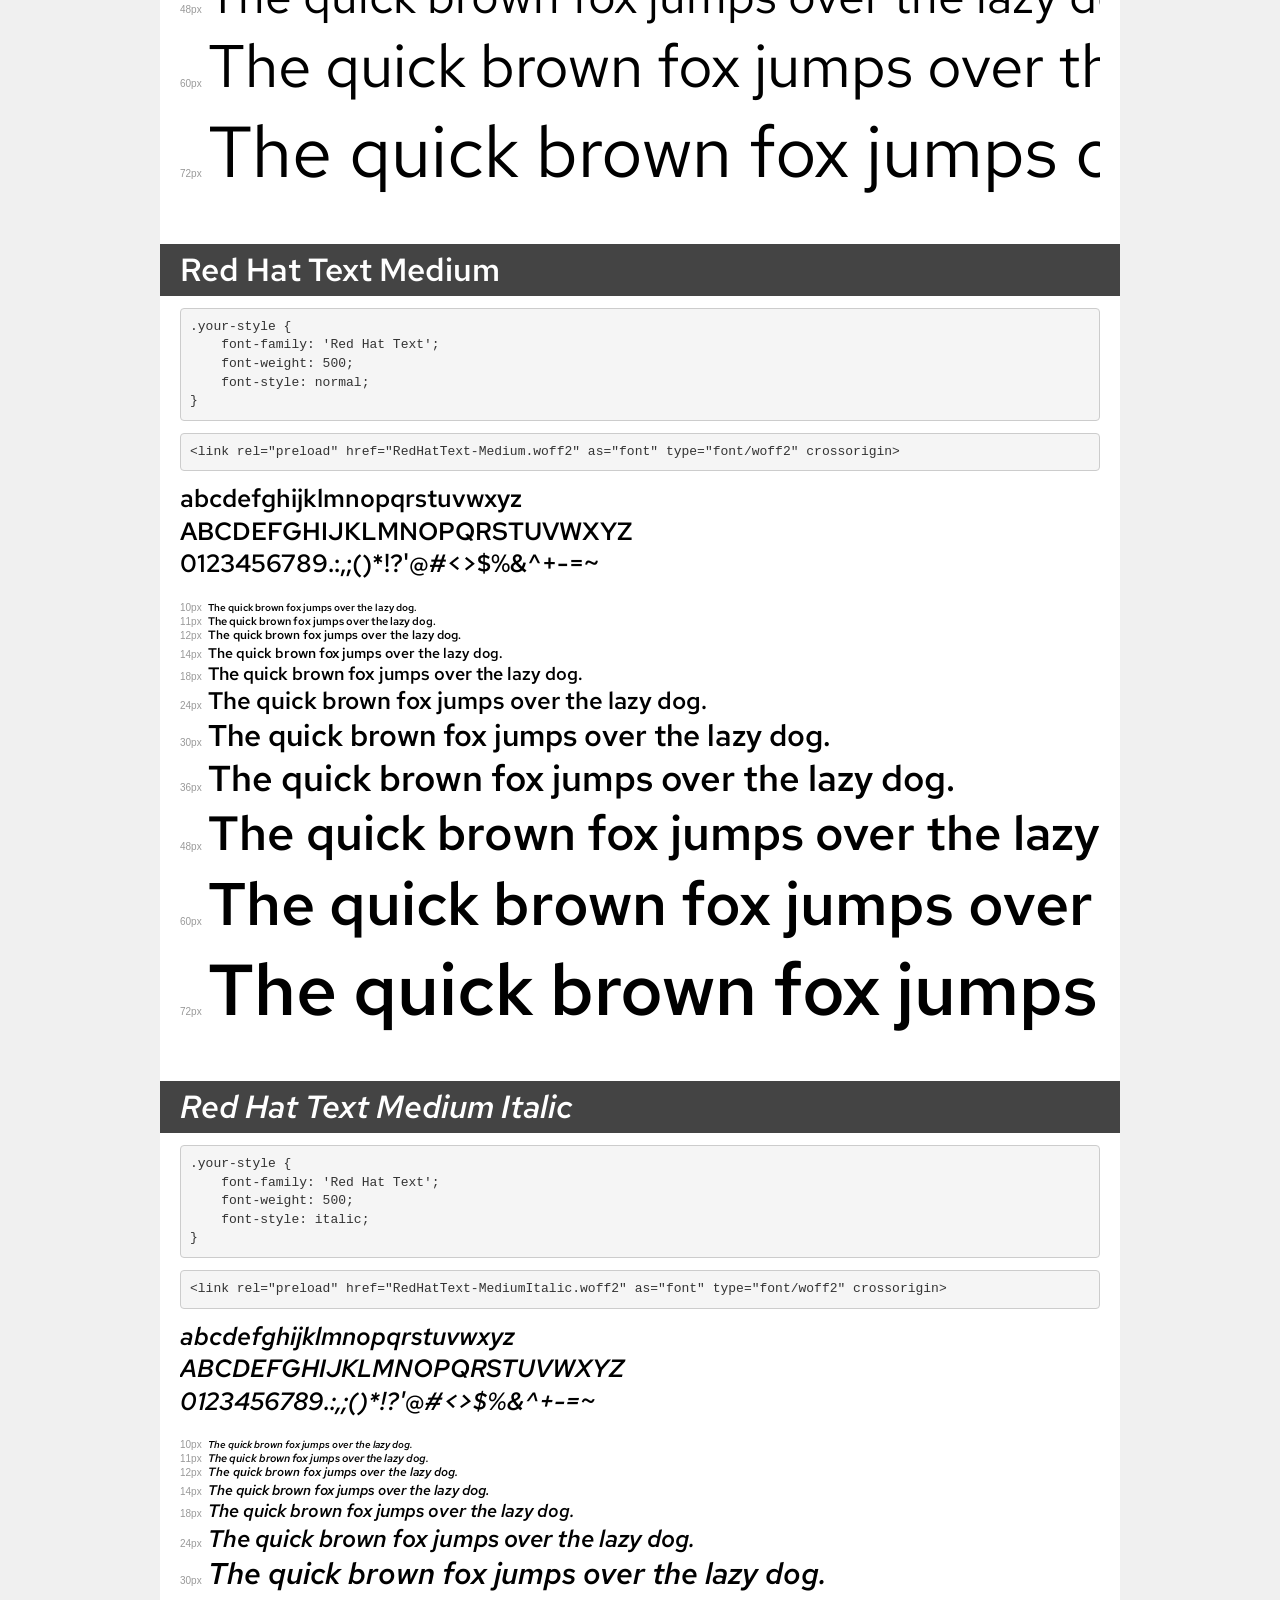
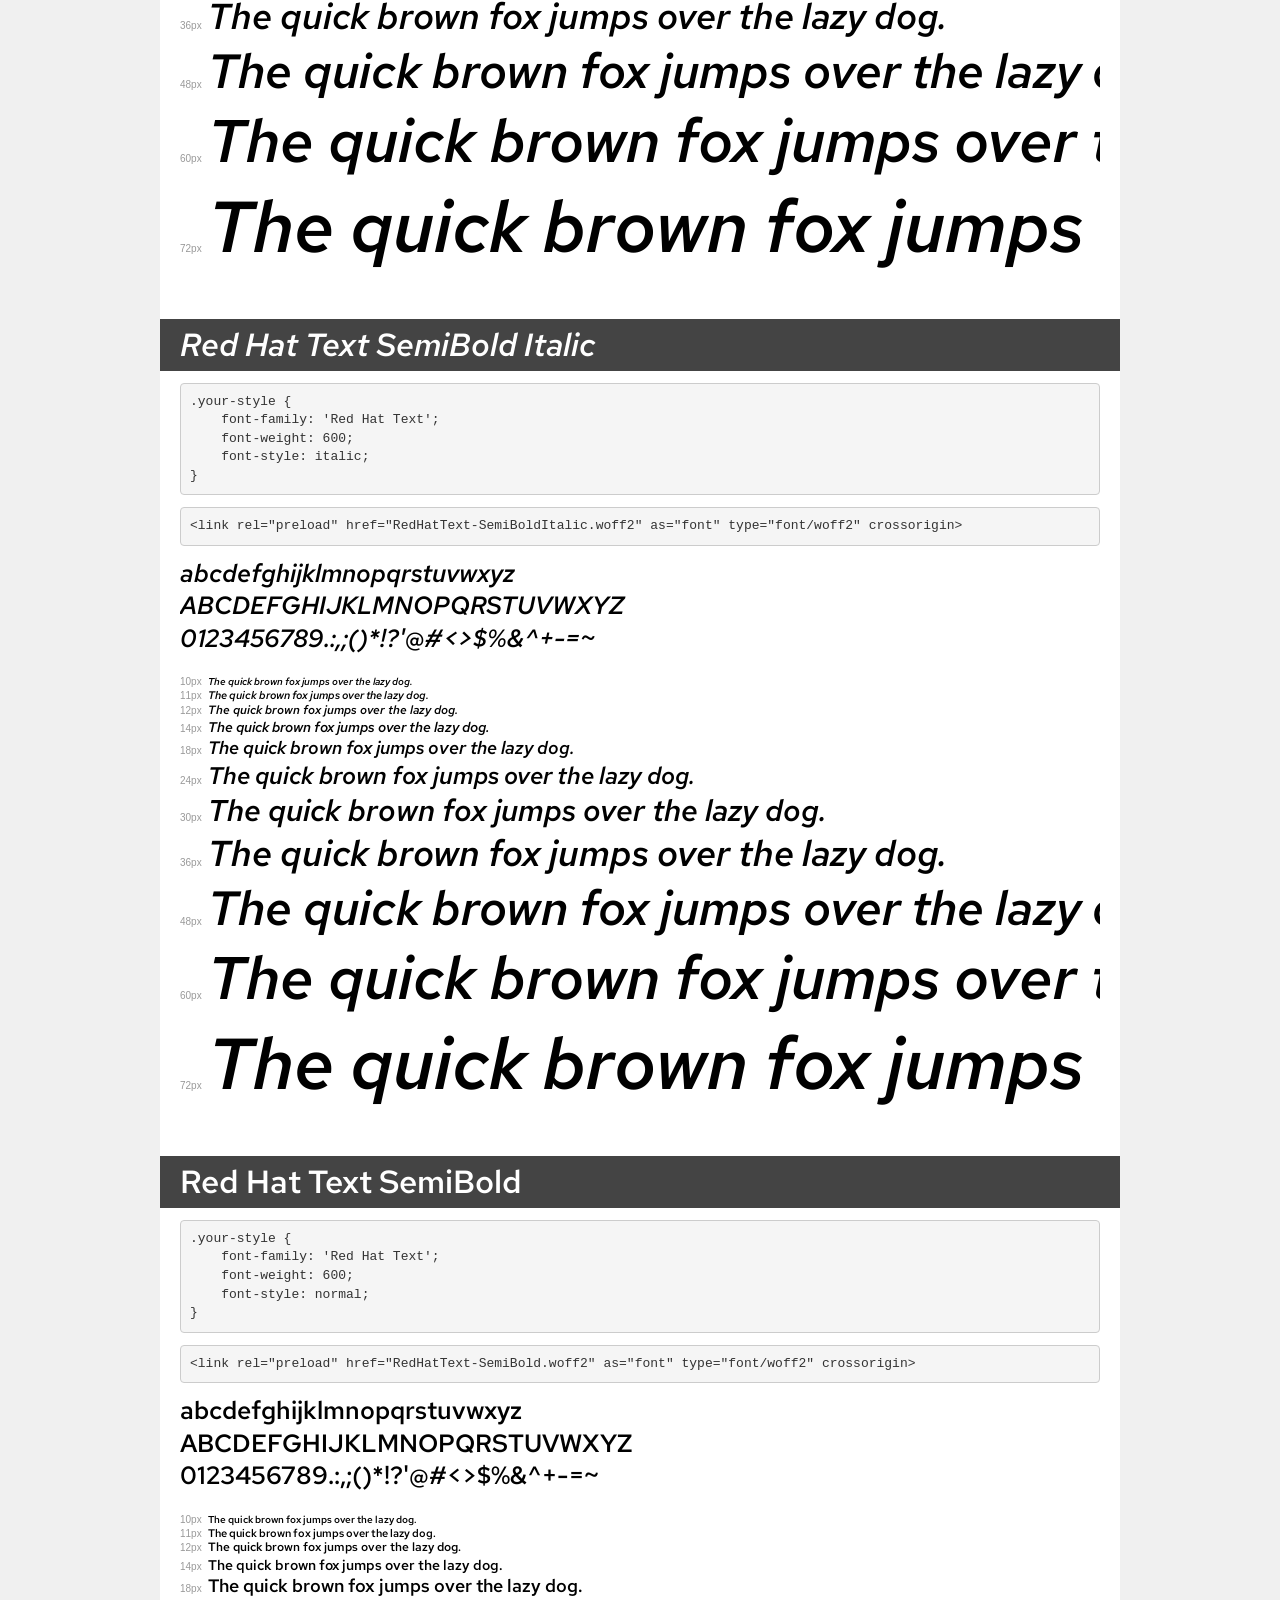
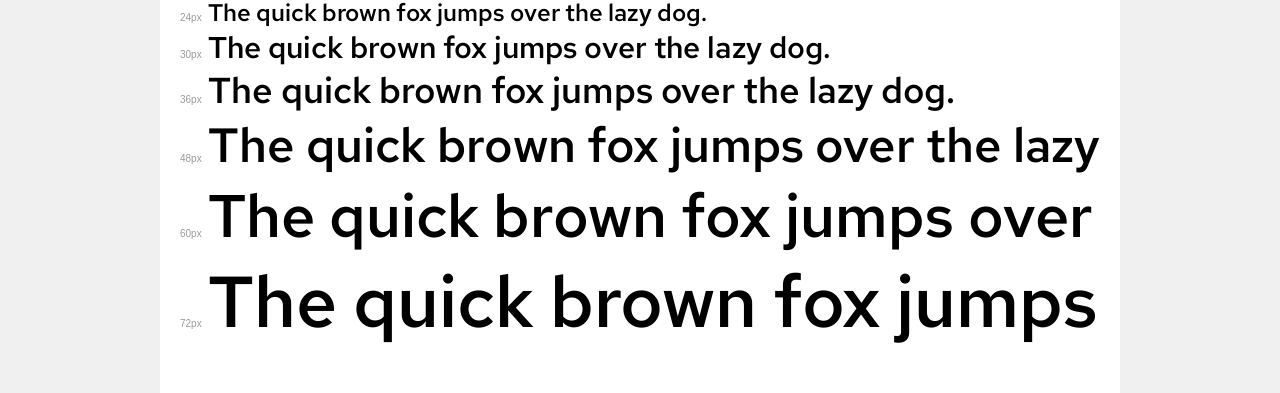
<file: fonts/red-hat-text/demo.html>
<!DOCTYPE html>
<html lang="en">
<head>
    <meta charset="utf-8">
    <meta http-equiv="X-UA-Compatible" content="IE=edge">
    <meta name="viewport" content="width=device-width, initial-scale=1">
    <meta name="robots" content="noindex, noarchive">
    <meta name="format-detection" content="telephone=no">
    <title>Transfonter demo</title>
    <link href="stylesheet.css" rel="stylesheet">
    <style>
        /*
        http://meyerweb.com/eric/tools/css/reset/
        v2.0 | 20110126
        License: none (public domain)
        */
        html, body, div, span, applet, object, iframe,
        h1, h2, h3, h4, h5, h6, p, blockquote, pre,
        a, abbr, acronym, address, big, cite, code,
        del, dfn, em, img, ins, kbd, q, s, samp,
        small, strike, strong, sub, sup, tt, var,
        b, u, i, center,
        dl, dt, dd, ol, ul, li,
        fieldset, form, label, legend,
        table, caption, tbody, tfoot, thead, tr, th, td,
        article, aside, canvas, details, embed,
        figure, figcaption, footer, header, hgroup,
        menu, nav, output, ruby, section, summary,
        time, mark, audio, video {
            margin: 0;
            padding: 0;
            border: 0;
            font-size: 100%;
            font: inherit;
            vertical-align: baseline;
        }
        /* HTML5 display-role reset for older browsers */
        article, aside, details, figcaption, figure,
        footer, header, hgroup, menu, nav, section {
            display: block;
        }
        body {
            line-height: 1;
        }
        ol, ul {
            list-style: none;
        }
        blockquote, q {
            quotes: none;
        }
        blockquote:before, blockquote:after,
        q:before, q:after {
            content: '';
            content: none;
        }
        table {
            border-collapse: collapse;
            border-spacing: 0;
        }
        /* demo styles */
        body {
            background: #f0f0f0;
            color: #000;
        }
        .page {
            background: #fff;
            width: 920px;
            margin: 0 auto;
            padding: 20px 20px 0 20px;
            overflow: hidden;
        }
        .font-container {
            overflow-x: auto;
            overflow-y: hidden;
            margin-bottom: 40px;
            line-height: 1.3;
            white-space: nowrap;
            padding-bottom: 5px;
        }
        h1 {
            position: relative;
            background: #444;
            font-size: 32px;
            color: #fff;
            padding: 10px 20px;
            margin: 0 -20px 12px -20px;
        }
        .letters {
            font-size: 25px;
            margin-bottom: 20px;
        }
        .s10:before {
            content: '10px';
        }
        .s11:before {
            content: '11px';
        }
        .s12:before {
            content: '12px';
        }
        .s14:before {
            content: '14px';
        }
        .s18:before {
            content: '18px';
        }
        .s24:before {
            content: '24px';
        }
        .s30:before {
            content: '30px';
        }
        .s36:before {
            content: '36px';
        }
        .s48:before {
            content: '48px';
        }
        .s60:before {
            content: '60px';
        }
        .s72:before {
            content: '72px';
        }
        .s10:before, .s11:before, .s12:before, .s14:before,
        .s18:before, .s24:before, .s30:before, .s36:before,
        .s48:before, .s60:before, .s72:before {
            font-family: Arial, sans-serif;
            font-size: 10px;
            font-weight: normal;
            font-style: normal;
            color: #999;
            padding-right: 6px;
        }
        pre {
            display: block;
            padding: 9px;
            margin: 0 0 12px;
            font-family: Monaco, Menlo, Consolas, "Courier New", monospace;
            font-size: 13px;
            line-height: 1.428571429;
            color: #333;
            font-weight: normal;
            font-style: normal;
            background-color: #f5f5f5;
            border: 1px solid #ccc;
            overflow-x: auto;
            border-radius: 4px;
        }
        /* responsive */
        @media (max-width: 959px) {
            .page {
                width: auto;
                margin: 0;
            }
        }
    </style>
</head>
<body>
<div class="page">
    <div class="demo">
        <h1 style="font-family: 'Red Hat Text'; font-weight: bold; font-style: normal;">Red Hat Text Bold</h1>
        <pre title="Usage">.your-style {
    font-family: 'Red Hat Text';
    font-weight: bold;
    font-style: normal;
}</pre>
        <pre title="Preload (optional)">
&lt;link rel=&quot;preload&quot; href=&quot;RedHatText-Bold.woff2&quot; as=&quot;font&quot; type=&quot;font/woff2&quot; crossorigin&gt;</pre>
        <div class="font-container" style="font-family: 'Red Hat Text'; font-weight: bold; font-style: normal;">
            <p class="letters">
                abcdefghijklmnopqrstuvwxyz<br>
ABCDEFGHIJKLMNOPQRSTUVWXYZ<br>
                0123456789.:,;()*!?'@#&lt;&gt;$%&^+-=~
            </p>
            <p class="s10" style="font-size: 10px;">The quick brown fox jumps over the lazy dog.</p>
            <p class="s11" style="font-size: 11px;">The quick brown fox jumps over the lazy dog.</p>
            <p class="s12" style="font-size: 12px;">The quick brown fox jumps over the lazy dog.</p>
            <p class="s14" style="font-size: 14px;">The quick brown fox jumps over the lazy dog.</p>
            <p class="s18" style="font-size: 18px;">The quick brown fox jumps over the lazy dog.</p>
            <p class="s24" style="font-size: 24px;">The quick brown fox jumps over the lazy dog.</p>
            <p class="s30" style="font-size: 30px;">The quick brown fox jumps over the lazy dog.</p>
            <p class="s36" style="font-size: 36px;">The quick brown fox jumps over the lazy dog.</p>
            <p class="s48" style="font-size: 48px;">The quick brown fox jumps over the lazy dog.</p>
            <p class="s60" style="font-size: 60px;">The quick brown fox jumps over the lazy dog.</p>
            <p class="s72" style="font-size: 72px;">The quick brown fox jumps over the lazy dog.</p>
        </div>
    </div>

    <div class="demo">
        <h1 style="font-family: 'Red Hat Text'; font-weight: bold; font-style: italic;">Red Hat Text Bold Italic</h1>
        <pre title="Usage">.your-style {
    font-family: 'Red Hat Text';
    font-weight: bold;
    font-style: italic;
}</pre>
        <pre title="Preload (optional)">
&lt;link rel=&quot;preload&quot; href=&quot;RedHatText-BoldItalic.woff2&quot; as=&quot;font&quot; type=&quot;font/woff2&quot; crossorigin&gt;</pre>
        <div class="font-container" style="font-family: 'Red Hat Text'; font-weight: bold; font-style: italic;">
            <p class="letters">
                abcdefghijklmnopqrstuvwxyz<br>
ABCDEFGHIJKLMNOPQRSTUVWXYZ<br>
                0123456789.:,;()*!?'@#&lt;&gt;$%&^+-=~
            </p>
            <p class="s10" style="font-size: 10px;">The quick brown fox jumps over the lazy dog.</p>
            <p class="s11" style="font-size: 11px;">The quick brown fox jumps over the lazy dog.</p>
            <p class="s12" style="font-size: 12px;">The quick brown fox jumps over the lazy dog.</p>
            <p class="s14" style="font-size: 14px;">The quick brown fox jumps over the lazy dog.</p>
            <p class="s18" style="font-size: 18px;">The quick brown fox jumps over the lazy dog.</p>
            <p class="s24" style="font-size: 24px;">The quick brown fox jumps over the lazy dog.</p>
            <p class="s30" style="font-size: 30px;">The quick brown fox jumps over the lazy dog.</p>
            <p class="s36" style="font-size: 36px;">The quick brown fox jumps over the lazy dog.</p>
            <p class="s48" style="font-size: 48px;">The quick brown fox jumps over the lazy dog.</p>
            <p class="s60" style="font-size: 60px;">The quick brown fox jumps over the lazy dog.</p>
            <p class="s72" style="font-size: 72px;">The quick brown fox jumps over the lazy dog.</p>
        </div>
    </div>

    <div class="demo">
        <h1 style="font-family: 'Red Hat Text'; font-weight: 300; font-style: italic;">Red Hat Text Light Italic</h1>
        <pre title="Usage">.your-style {
    font-family: 'Red Hat Text';
    font-weight: 300;
    font-style: italic;
}</pre>
        <pre title="Preload (optional)">
&lt;link rel=&quot;preload&quot; href=&quot;RedHatText-LightItalic.woff2&quot; as=&quot;font&quot; type=&quot;font/woff2&quot; crossorigin&gt;</pre>
        <div class="font-container" style="font-family: 'Red Hat Text'; font-weight: 300; font-style: italic;">
            <p class="letters">
                abcdefghijklmnopqrstuvwxyz<br>
ABCDEFGHIJKLMNOPQRSTUVWXYZ<br>
                0123456789.:,;()*!?'@#&lt;&gt;$%&^+-=~
            </p>
            <p class="s10" style="font-size: 10px;">The quick brown fox jumps over the lazy dog.</p>
            <p class="s11" style="font-size: 11px;">The quick brown fox jumps over the lazy dog.</p>
            <p class="s12" style="font-size: 12px;">The quick brown fox jumps over the lazy dog.</p>
            <p class="s14" style="font-size: 14px;">The quick brown fox jumps over the lazy dog.</p>
            <p class="s18" style="font-size: 18px;">The quick brown fox jumps over the lazy dog.</p>
            <p class="s24" style="font-size: 24px;">The quick brown fox jumps over the lazy dog.</p>
            <p class="s30" style="font-size: 30px;">The quick brown fox jumps over the lazy dog.</p>
            <p class="s36" style="font-size: 36px;">The quick brown fox jumps over the lazy dog.</p>
            <p class="s48" style="font-size: 48px;">The quick brown fox jumps over the lazy dog.</p>
            <p class="s60" style="font-size: 60px;">The quick brown fox jumps over the lazy dog.</p>
            <p class="s72" style="font-size: 72px;">The quick brown fox jumps over the lazy dog.</p>
        </div>
    </div>

    <div class="demo">
        <h1 style="font-family: 'Red Hat Text'; font-weight: normal; font-style: italic;">Red Hat Text Italic</h1>
        <pre title="Usage">.your-style {
    font-family: 'Red Hat Text';
    font-weight: normal;
    font-style: italic;
}</pre>
        <pre title="Preload (optional)">
&lt;link rel=&quot;preload&quot; href=&quot;RedHatText-Italic.woff2&quot; as=&quot;font&quot; type=&quot;font/woff2&quot; crossorigin&gt;</pre>
        <div class="font-container" style="font-family: 'Red Hat Text'; font-weight: normal; font-style: italic;">
            <p class="letters">
                abcdefghijklmnopqrstuvwxyz<br>
ABCDEFGHIJKLMNOPQRSTUVWXYZ<br>
                0123456789.:,;()*!?'@#&lt;&gt;$%&^+-=~
            </p>
            <p class="s10" style="font-size: 10px;">The quick brown fox jumps over the lazy dog.</p>
            <p class="s11" style="font-size: 11px;">The quick brown fox jumps over the lazy dog.</p>
            <p class="s12" style="font-size: 12px;">The quick brown fox jumps over the lazy dog.</p>
            <p class="s14" style="font-size: 14px;">The quick brown fox jumps over the lazy dog.</p>
            <p class="s18" style="font-size: 18px;">The quick brown fox jumps over the lazy dog.</p>
            <p class="s24" style="font-size: 24px;">The quick brown fox jumps over the lazy dog.</p>
            <p class="s30" style="font-size: 30px;">The quick brown fox jumps over the lazy dog.</p>
            <p class="s36" style="font-size: 36px;">The quick brown fox jumps over the lazy dog.</p>
            <p class="s48" style="font-size: 48px;">The quick brown fox jumps over the lazy dog.</p>
            <p class="s60" style="font-size: 60px;">The quick brown fox jumps over the lazy dog.</p>
            <p class="s72" style="font-size: 72px;">The quick brown fox jumps over the lazy dog.</p>
        </div>
    </div>

    <div class="demo">
        <h1 style="font-family: 'Red Hat Text'; font-weight: 300; font-style: normal;">Red Hat Text Light</h1>
        <pre title="Usage">.your-style {
    font-family: 'Red Hat Text';
    font-weight: 300;
    font-style: normal;
}</pre>
        <pre title="Preload (optional)">
&lt;link rel=&quot;preload&quot; href=&quot;RedHatText-Light.woff2&quot; as=&quot;font&quot; type=&quot;font/woff2&quot; crossorigin&gt;</pre>
        <div class="font-container" style="font-family: 'Red Hat Text'; font-weight: 300; font-style: normal;">
            <p class="letters">
                abcdefghijklmnopqrstuvwxyz<br>
ABCDEFGHIJKLMNOPQRSTUVWXYZ<br>
                0123456789.:,;()*!?'@#&lt;&gt;$%&^+-=~
            </p>
            <p class="s10" style="font-size: 10px;">The quick brown fox jumps over the lazy dog.</p>
            <p class="s11" style="font-size: 11px;">The quick brown fox jumps over the lazy dog.</p>
            <p class="s12" style="font-size: 12px;">The quick brown fox jumps over the lazy dog.</p>
            <p class="s14" style="font-size: 14px;">The quick brown fox jumps over the lazy dog.</p>
            <p class="s18" style="font-size: 18px;">The quick brown fox jumps over the lazy dog.</p>
            <p class="s24" style="font-size: 24px;">The quick brown fox jumps over the lazy dog.</p>
            <p class="s30" style="font-size: 30px;">The quick brown fox jumps over the lazy dog.</p>
            <p class="s36" style="font-size: 36px;">The quick brown fox jumps over the lazy dog.</p>
            <p class="s48" style="font-size: 48px;">The quick brown fox jumps over the lazy dog.</p>
            <p class="s60" style="font-size: 60px;">The quick brown fox jumps over the lazy dog.</p>
            <p class="s72" style="font-size: 72px;">The quick brown fox jumps over the lazy dog.</p>
        </div>
    </div>

    <div class="demo">
        <h1 style="font-family: 'Red Hat Text'; font-weight: normal; font-style: normal;">Red Hat Text Regular</h1>
        <pre title="Usage">.your-style {
    font-family: 'Red Hat Text';
    font-weight: normal;
    font-style: normal;
}</pre>
        <pre title="Preload (optional)">
&lt;link rel=&quot;preload&quot; href=&quot;RedHatText-Regular.woff2&quot; as=&quot;font&quot; type=&quot;font/woff2&quot; crossorigin&gt;</pre>
        <div class="font-container" style="font-family: 'Red Hat Text'; font-weight: normal; font-style: normal;">
            <p class="letters">
                abcdefghijklmnopqrstuvwxyz<br>
ABCDEFGHIJKLMNOPQRSTUVWXYZ<br>
                0123456789.:,;()*!?'@#&lt;&gt;$%&^+-=~
            </p>
            <p class="s10" style="font-size: 10px;">The quick brown fox jumps over the lazy dog.</p>
            <p class="s11" style="font-size: 11px;">The quick brown fox jumps over the lazy dog.</p>
            <p class="s12" style="font-size: 12px;">The quick brown fox jumps over the lazy dog.</p>
            <p class="s14" style="font-size: 14px;">The quick brown fox jumps over the lazy dog.</p>
            <p class="s18" style="font-size: 18px;">The quick brown fox jumps over the lazy dog.</p>
            <p class="s24" style="font-size: 24px;">The quick brown fox jumps over the lazy dog.</p>
            <p class="s30" style="font-size: 30px;">The quick brown fox jumps over the lazy dog.</p>
            <p class="s36" style="font-size: 36px;">The quick brown fox jumps over the lazy dog.</p>
            <p class="s48" style="font-size: 48px;">The quick brown fox jumps over the lazy dog.</p>
            <p class="s60" style="font-size: 60px;">The quick brown fox jumps over the lazy dog.</p>
            <p class="s72" style="font-size: 72px;">The quick brown fox jumps over the lazy dog.</p>
        </div>
    </div>

    <div class="demo">
        <h1 style="font-family: 'Red Hat Text'; font-weight: 500; font-style: normal;">Red Hat Text Medium</h1>
        <pre title="Usage">.your-style {
    font-family: 'Red Hat Text';
    font-weight: 500;
    font-style: normal;
}</pre>
        <pre title="Preload (optional)">
&lt;link rel=&quot;preload&quot; href=&quot;RedHatText-Medium.woff2&quot; as=&quot;font&quot; type=&quot;font/woff2&quot; crossorigin&gt;</pre>
        <div class="font-container" style="font-family: 'Red Hat Text'; font-weight: 500; font-style: normal;">
            <p class="letters">
                abcdefghijklmnopqrstuvwxyz<br>
ABCDEFGHIJKLMNOPQRSTUVWXYZ<br>
                0123456789.:,;()*!?'@#&lt;&gt;$%&^+-=~
            </p>
            <p class="s10" style="font-size: 10px;">The quick brown fox jumps over the lazy dog.</p>
            <p class="s11" style="font-size: 11px;">The quick brown fox jumps over the lazy dog.</p>
            <p class="s12" style="font-size: 12px;">The quick brown fox jumps over the lazy dog.</p>
            <p class="s14" style="font-size: 14px;">The quick brown fox jumps over the lazy dog.</p>
            <p class="s18" style="font-size: 18px;">The quick brown fox jumps over the lazy dog.</p>
            <p class="s24" style="font-size: 24px;">The quick brown fox jumps over the lazy dog.</p>
            <p class="s30" style="font-size: 30px;">The quick brown fox jumps over the lazy dog.</p>
            <p class="s36" style="font-size: 36px;">The quick brown fox jumps over the lazy dog.</p>
            <p class="s48" style="font-size: 48px;">The quick brown fox jumps over the lazy dog.</p>
            <p class="s60" style="font-size: 60px;">The quick brown fox jumps over the lazy dog.</p>
            <p class="s72" style="font-size: 72px;">The quick brown fox jumps over the lazy dog.</p>
        </div>
    </div>

    <div class="demo">
        <h1 style="font-family: 'Red Hat Text'; font-weight: 500; font-style: italic;">Red Hat Text Medium Italic</h1>
        <pre title="Usage">.your-style {
    font-family: 'Red Hat Text';
    font-weight: 500;
    font-style: italic;
}</pre>
        <pre title="Preload (optional)">
&lt;link rel=&quot;preload&quot; href=&quot;RedHatText-MediumItalic.woff2&quot; as=&quot;font&quot; type=&quot;font/woff2&quot; crossorigin&gt;</pre>
        <div class="font-container" style="font-family: 'Red Hat Text'; font-weight: 500; font-style: italic;">
            <p class="letters">
                abcdefghijklmnopqrstuvwxyz<br>
ABCDEFGHIJKLMNOPQRSTUVWXYZ<br>
                0123456789.:,;()*!?'@#&lt;&gt;$%&^+-=~
            </p>
            <p class="s10" style="font-size: 10px;">The quick brown fox jumps over the lazy dog.</p>
            <p class="s11" style="font-size: 11px;">The quick brown fox jumps over the lazy dog.</p>
            <p class="s12" style="font-size: 12px;">The quick brown fox jumps over the lazy dog.</p>
            <p class="s14" style="font-size: 14px;">The quick brown fox jumps over the lazy dog.</p>
            <p class="s18" style="font-size: 18px;">The quick brown fox jumps over the lazy dog.</p>
            <p class="s24" style="font-size: 24px;">The quick brown fox jumps over the lazy dog.</p>
            <p class="s30" style="font-size: 30px;">The quick brown fox jumps over the lazy dog.</p>
            <p class="s36" style="font-size: 36px;">The quick brown fox jumps over the lazy dog.</p>
            <p class="s48" style="font-size: 48px;">The quick brown fox jumps over the lazy dog.</p>
            <p class="s60" style="font-size: 60px;">The quick brown fox jumps over the lazy dog.</p>
            <p class="s72" style="font-size: 72px;">The quick brown fox jumps over the lazy dog.</p>
        </div>
    </div>

    <div class="demo">
        <h1 style="font-family: 'Red Hat Text'; font-weight: 600; font-style: italic;">Red Hat Text SemiBold Italic</h1>
        <pre title="Usage">.your-style {
    font-family: 'Red Hat Text';
    font-weight: 600;
    font-style: italic;
}</pre>
        <pre title="Preload (optional)">
&lt;link rel=&quot;preload&quot; href=&quot;RedHatText-SemiBoldItalic.woff2&quot; as=&quot;font&quot; type=&quot;font/woff2&quot; crossorigin&gt;</pre>
        <div class="font-container" style="font-family: 'Red Hat Text'; font-weight: 600; font-style: italic;">
            <p class="letters">
                abcdefghijklmnopqrstuvwxyz<br>
ABCDEFGHIJKLMNOPQRSTUVWXYZ<br>
                0123456789.:,;()*!?'@#&lt;&gt;$%&^+-=~
            </p>
            <p class="s10" style="font-size: 10px;">The quick brown fox jumps over the lazy dog.</p>
            <p class="s11" style="font-size: 11px;">The quick brown fox jumps over the lazy dog.</p>
            <p class="s12" style="font-size: 12px;">The quick brown fox jumps over the lazy dog.</p>
            <p class="s14" style="font-size: 14px;">The quick brown fox jumps over the lazy dog.</p>
            <p class="s18" style="font-size: 18px;">The quick brown fox jumps over the lazy dog.</p>
            <p class="s24" style="font-size: 24px;">The quick brown fox jumps over the lazy dog.</p>
            <p class="s30" style="font-size: 30px;">The quick brown fox jumps over the lazy dog.</p>
            <p class="s36" style="font-size: 36px;">The quick brown fox jumps over the lazy dog.</p>
            <p class="s48" style="font-size: 48px;">The quick brown fox jumps over the lazy dog.</p>
            <p class="s60" style="font-size: 60px;">The quick brown fox jumps over the lazy dog.</p>
            <p class="s72" style="font-size: 72px;">The quick brown fox jumps over the lazy dog.</p>
        </div>
    </div>

    <div class="demo">
        <h1 style="font-family: 'Red Hat Text'; font-weight: 600; font-style: normal;">Red Hat Text SemiBold</h1>
        <pre title="Usage">.your-style {
    font-family: 'Red Hat Text';
    font-weight: 600;
    font-style: normal;
}</pre>
        <pre title="Preload (optional)">
&lt;link rel=&quot;preload&quot; href=&quot;RedHatText-SemiBold.woff2&quot; as=&quot;font&quot; type=&quot;font/woff2&quot; crossorigin&gt;</pre>
        <div class="font-container" style="font-family: 'Red Hat Text'; font-weight: 600; font-style: normal;">
            <p class="letters">
                abcdefghijklmnopqrstuvwxyz<br>
ABCDEFGHIJKLMNOPQRSTUVWXYZ<br>
                0123456789.:,;()*!?'@#&lt;&gt;$%&^+-=~
            </p>
            <p class="s10" style="font-size: 10px;">The quick brown fox jumps over the lazy dog.</p>
            <p class="s11" style="font-size: 11px;">The quick brown fox jumps over the lazy dog.</p>
            <p class="s12" style="font-size: 12px;">The quick brown fox jumps over the lazy dog.</p>
            <p class="s14" style="font-size: 14px;">The quick brown fox jumps over the lazy dog.</p>
            <p class="s18" style="font-size: 18px;">The quick brown fox jumps over the lazy dog.</p>
            <p class="s24" style="font-size: 24px;">The quick brown fox jumps over the lazy dog.</p>
            <p class="s30" style="font-size: 30px;">The quick brown fox jumps over the lazy dog.</p>
            <p class="s36" style="font-size: 36px;">The quick brown fox jumps over the lazy dog.</p>
            <p class="s48" style="font-size: 48px;">The quick brown fox jumps over the lazy dog.</p>
            <p class="s60" style="font-size: 60px;">The quick brown fox jumps over the lazy dog.</p>
            <p class="s72" style="font-size: 72px;">The quick brown fox jumps over the lazy dog.</p>
        </div>
    </div>

</div>
</body>
</html>
</file>
<file: css/style.css>
/* reset-start */
* {
  margin: 0;
  padding: 0;
  box-sizing: border-box;
  font-family: var(--red-hat-text);
}

button {
  border: 0;
  background-color: transparent;
  cursor: pointer;
}

button:hover {
  background-color: #D13216;
  border: #D13216;
  color: white;
  stroke: white;
  transition: color ease-in 0.3s, stroke ease-in 0.9s;
}

button:hover svg path {
  stroke: white;
}

.added-items:hover {
  border: 2px solid #D13216;
  transition: all ease-out 0.1s;
}

.img-relative img:hover {
  border-radius: 0.75rem;
  border: 2px solid #D13216;
}

.alright img:hover {
  border-radius: 0;
  border: 0;
}

.minus svg:hover,
.plus svg:hover {
  background-color: white;
  border-radius: 50%;
}

.plus:hover svg path,
.minus:hover svg path {
  stroke: #D13216;
}

.rows {
  display: flex;
  flex-wrap: wrap;
}

:root {
  /* colors */
  --black: #000;
  --brown: #87635A;
  --orenge: #C73A0F;
  --back-ground: #FCF9F7;
  /* font-family */
  --red-hat-text: "Red Hat Text";
  font-size: 16px;
}

/* reset-end */
/* design-desk-top-start */
body {
  background-color: var(--back-ground);
}

/* hero-sec */
.flex-sec {
  padding: 3rem 2rem;
  display: flex;
  justify-content: center;
  align-items: start;
  gap: 2rem;
}

.h2-head {
  color: #D13216;
  font-size: 1.25rem;
  font-weight: 700;
  line-height: 1.75rem;
  margin-left: 0.9rem;
}

.col-4-lg {
  width: 33.3333333333%;
  padding-left: 1rem;
  padding-right: 1rem;
  display: flex;
  flex-direction: column;
  row-gap: 1.88rem;
  padding-top: 1.5rem;
}

.img-relative {
  position: relative;
  display: inline-block;
  width: 100%;
  width: fit-content;
}

.img-relative img {
  width: 100%;
}

.btn-cart {
  position: absolute;
  display: flex;
  gap: 0.2rem;
  text-align: center;
  background-color: white;
  border-radius: 624.9375rem;
  border: 1px solid #6B7280;
  padding: 0.5625rem 1.70881rem 0.5625rem 1.72938rem;
  bottom: -1rem;
  right: 50%;
  transform: translateX(50%);
  width: 11rem;
  color: var(--black);
  font-size: 1rem;
  font-weight: 600;
  line-height: 1.5rem;
}

/* j.s */
.sec.show {
  position: fixed;
  opacity: 0.2;
  /* z-index: 50; */
}

.overlay {
  position: fixed;
  top: 0;
  left: 0;
  width: 100%;
  height: 100%;

  background: rgba(0, 0, 0, 0.3);
  /* درجة الغمقان */

  opacity: 0;
  pointer-events: none;

  transition: 0.3s;
  z-index: 50;
}

.overlay.show {
  opacity: 1;
  pointer-events: all;
}

.card-js {
  position: fixed;
  z-index: 100;
  top: 20%;
  left: 50%;
  transform: translateX(-50%);

  flex-direction: column;
  row-gap: 1rem;
  justify-content: start;
  align-items: stretch;
  border-radius: 0.75rem;
  background: white;
  padding: 1.5rem;
  display: none;
}

.popup-container {
  display: flex;
  flex-direction: column;
  background: #F5EDEB;
  padding: 1rem;
  border-radius: 0.5rem;
  gap: 0;
  max-height: 250px;
  overflow-y: auto;
}

.card-js.show {
  display: flex;
}

.h2-added {
  color: var(--black);
  font-size: 1.875rem;
  font-weight: 700;
  line-height: 1.4rem;
  text-transform: capitalize;
}

.h6-hope {
  color: #B36C5F;
  font-size: 1.2rem;
  font-weight: 500;
}

/* .order-total {
  display: flex;
  flex-direction: column;
  justify-content: center;
  align-items: center;
  row-gap: 2rem;
  border-radius: 0.5rem;
  
  padding: 1rem;
  flex-shrink: 0;
} */

.h6-order {
  color: var(--black);
  font-size: 1.125rem;
  font-weight: 600;
  line-height: 1.75rem;
  margin-left: -3rem;
}

/* .margin {
  margin-left: -6rem;
} */

.flex-added {
  display: flex;
  justify-content: space-between;
  align-items: center;
  border-bottom: 2px solid #E5E7EB;
  padding-bottom: 0.7rem;
  gap: 4rem;
  width: 100%;
  padding: 0.5rem;
}

.flex-added div {
  display: flex;
  align-items: center;
  gap: 4rem;
  flex: 1;
}

.flex-added .calc:last-child {
  text-align: right;
  min-width: 60px;
}

.flex-added div img {
  width: 60px;
  height: 60px;
  border-radius: 0.2rem;
}

.the-total {
  color: #474747;
  font-size: 1rem;
  font-weight: 400;
  line-height: 1.75rem;
  text-transform: capitalize;
}

.prc {
  color: black;
  font-size: 1.25rem;
  font-weight: 800;
  line-height: 2.25rem;
}

.now-order {
  border-radius: 3.125rem;
  background: #D13216;
  padding: 1rem;
  color: white;
  font-size: 1rem;
  font-weight: 600;
  line-height: 1.75rem;
  text-transform: capitalize;
  align-self: stretch;
}

.name-food {
  color: var(--brown);
  font-size: 0.875rem;
  font-weight: 600;
  line-height: 1.25rem;
}

.full-name {
  color: var(--black);
  font-size: 1.25rem;
  font-weight: 700;
  line-height: 1.75rem;
}

.price,
.storage {
  color: var(--orenge);
  font-size: 1.875rem;
  font-weight: 600;
  line-height: 2.25rem;
}

.added-items {
  background-color: white;
  border-radius: 0.75rem;
  padding: 1.5rem;
  display: flex;
  flex-direction: column;
  row-gap: 1rem;
  justify-content: center;
  align-items: center;
  flex-shrink: 0;
}

.added-items.hide {
  display: none;
}

.place-of-added {
  color: var(--brown);
  font-size: 1.125rem;
  font-weight: 500;
  line-height: 1.75rem;
}

.abslt-add {
  position: absolute;
  display: flex;
  gap: 2rem;
  justify-content: center;
  align-items: center;
  text-align: center;
  border-radius: 624.9375rem;
  border: 1px solid #D13216;
  background: #D13216;
  padding: 0.5625rem 1.0625rem;
  bottom: -1rem;
  right: 50%;
  transform: translateX(50%);
  width: 10rem;
  display: none;
}

.no-spinner::-webkit-outer-spin-button,
.no-spinner::-webkit-inner-spin-button {
  margin: 0;
  -webkit-appearance: none;
}

input {
  outline: none;
  border: 0;
  width: 1rem;
  color: white;
  background-color: #D13216;
  text-align: center;
}

.alright {
  position: absolute;
  bottom: 14.5rem;
  left: 50%;
  transform: translateX(-50%);
  display: none;
}

.added-items-js {
  background-color: white;
  border-radius: 0.75rem;
  padding: 1.5rem;

  display: none;

  flex-direction: column;
  row-gap: 1rem;
  justify-content: start;
  align-items: stretch;
  flex-shrink: 0;
  border: 2px solid #D13216;
  transition: all ease-out 0.1s;
}

.added-items-js.show {
  display: flex;
}

.delivery,
.finish,
.end-result {
  margin-top: 1.5rem;
}

.first-order {
  padding-top: 1rem;
  padding-bottom: 0.5rem;
  border-bottom: 2px solid #E5E7EB;
  display: flex;
  justify-content: space-between;
  align-items: center;
  gap: 5rem;
}

.vanilla {
  color: var(--black);
  font-size: 1.125rem;
  font-weight: 600;
  line-height: 1.75rem;
}

.calc,
.bold {
  color: var(--brown);
  font-size: 1rem;
  font-weight: 400;
  line-height: 2.25rem;
}

.coor-span {
  color: #000;
  font-weight: 600;
}

.bold {
  color: var(--orenge);
  font-weight: 700;
}

.btn-x:hover {
  background-color: white;
}

.btn-x:hover svg path {
  stroke: var(--black);
}

.end-result {
  display: flex;
  justify-content: space-between;
  gap: 5rem;
}

.Total,
.number {
  color: var(--black);
  font-size: 1.125rem;
  font-weight: 400;
  line-height: 1.75rem;
}

.number {
  font-size: 1.875rem;
  font-weight: 600;
}

.delivery {
  display: flex;
  justify-content: center;
  gap: 0.7rem;
  border-radius: 0.5rem;
  background: #F5EDEB;
  padding: 1rem;
}

.h6-card,
.bold-dlivery {
  color: var(--black);
  font-size: 1rem;
  font-weight: 400;
  line-height: 1.75rem;
}

.bold-dlivery {
  font-weight: 700;
}

.finish {
  width: 100%;
  display: flex;
  justify-content: center;
}

.Confirm {
  color: white;
  font-size: 1rem;
  font-weight: 600;
  line-height: 1.75rem;
  border-radius: 3.125rem;
  background: #D13216;
  padding: 0.6rem;
  text-align: center;
  /* width: 21rem; */
  width: 100%;
  max-width: 100%;
  display: block;
  box-sizing: border-box;

}

/* .Confirm:hover {

} */

/* design-desk-top-end */
/* design-mobile-start */
/* small-screen */
@media screen and (max-width: 700px) {
  .flex-sec {
    display: flex;
    flex-direction: column;
    row-gap: 1rem;
    padding: 1;
  }

  .alright {
    bottom: 11rem;
  }

  .rows {
    padding: 2rem;
  }

  .added-items {
    margin-left: auto;
    margin-right: auto;
  }

  .added-items-js {
    justify-content: center;
    align-items: center;
    max-width: 100%;
  }

  /* .flex-added {
    width: 100%;
    flex-wrap: wrap;
  } */
}

/* by-defualt */
.col-12 {
  width: 100%;
}

/* md-screen */
@media screen and (min-width: 700px) {
  .col-6-md {
    width: 50%;
  }

  .added-items {
    margin-left: auto;
    margin-right: auto;
  }
}

/* screen-lrg */
@media screen and (min-width: 1200px) {
  .col-4-lg {
    width: 33.3333333333%;
    display: flex;
    flex-direction: column;
    row-gap: 1.88rem;
    padding-top: 1.5rem;
  }
}

/* design-mobile-start */

/*# sourceMappingURL=style.css.map */
</file>
<file: fonts/red-hat-text/stylesheet.css>
@font-face {
    font-family: 'Red Hat Text';
    src: url('RedHatText-Bold.woff2') format('woff2'),
        url('RedHatText-Bold.woff') format('woff');
    font-weight: bold;
    font-style: normal;
    font-display: swap;
}

@font-face {
    font-family: 'Red Hat Text';
    src: url('RedHatText-BoldItalic.woff2') format('woff2'),
        url('RedHatText-BoldItalic.woff') format('woff');
    font-weight: bold;
    font-style: italic;
    font-display: swap;
}

@font-face {
    font-family: 'Red Hat Text';
    src: url('RedHatText-LightItalic.woff2') format('woff2'),
        url('RedHatText-LightItalic.woff') format('woff');
    font-weight: 300;
    font-style: italic;
    font-display: swap;
}

@font-face {
    font-family: 'Red Hat Text';
    src: url('RedHatText-Italic.woff2') format('woff2'),
        url('RedHatText-Italic.woff') format('woff');
    font-weight: normal;
    font-style: italic;
    font-display: swap;
}

@font-face {
    font-family: 'Red Hat Text';
    src: url('RedHatText-Light.woff2') format('woff2'),
        url('RedHatText-Light.woff') format('woff');
    font-weight: 300;
    font-style: normal;
    font-display: swap;
}

@font-face {
    font-family: 'Red Hat Text';
    src: url('RedHatText-Regular.woff2') format('woff2'),
        url('RedHatText-Regular.woff') format('woff');
    font-weight: normal;
    font-style: normal;
    font-display: swap;
}

@font-face {
    font-family: 'Red Hat Text';
    src: url('RedHatText-Medium.woff2') format('woff2'),
        url('RedHatText-Medium.woff') format('woff');
    font-weight: 500;
    font-style: normal;
    font-display: swap;
}

@font-face {
    font-family: 'Red Hat Text';
    src: url('RedHatText-MediumItalic.woff2') format('woff2'),
        url('RedHatText-MediumItalic.woff') format('woff');
    font-weight: 500;
    font-style: italic;
    font-display: swap;
}

@font-face {
    font-family: 'Red Hat Text';
    src: url('RedHatText-SemiBoldItalic.woff2') format('woff2'),
        url('RedHatText-SemiBoldItalic.woff') format('woff');
    font-weight: 600;
    font-style: italic;
    font-display: swap;
}

@font-face {
    font-family: 'Red Hat Text';
    src: url('RedHatText-SemiBold.woff2') format('woff2'),
        url('RedHatText-SemiBold.woff') format('woff');
    font-weight: 600;
    font-style: normal;
    font-display: swap;
}
</file>
